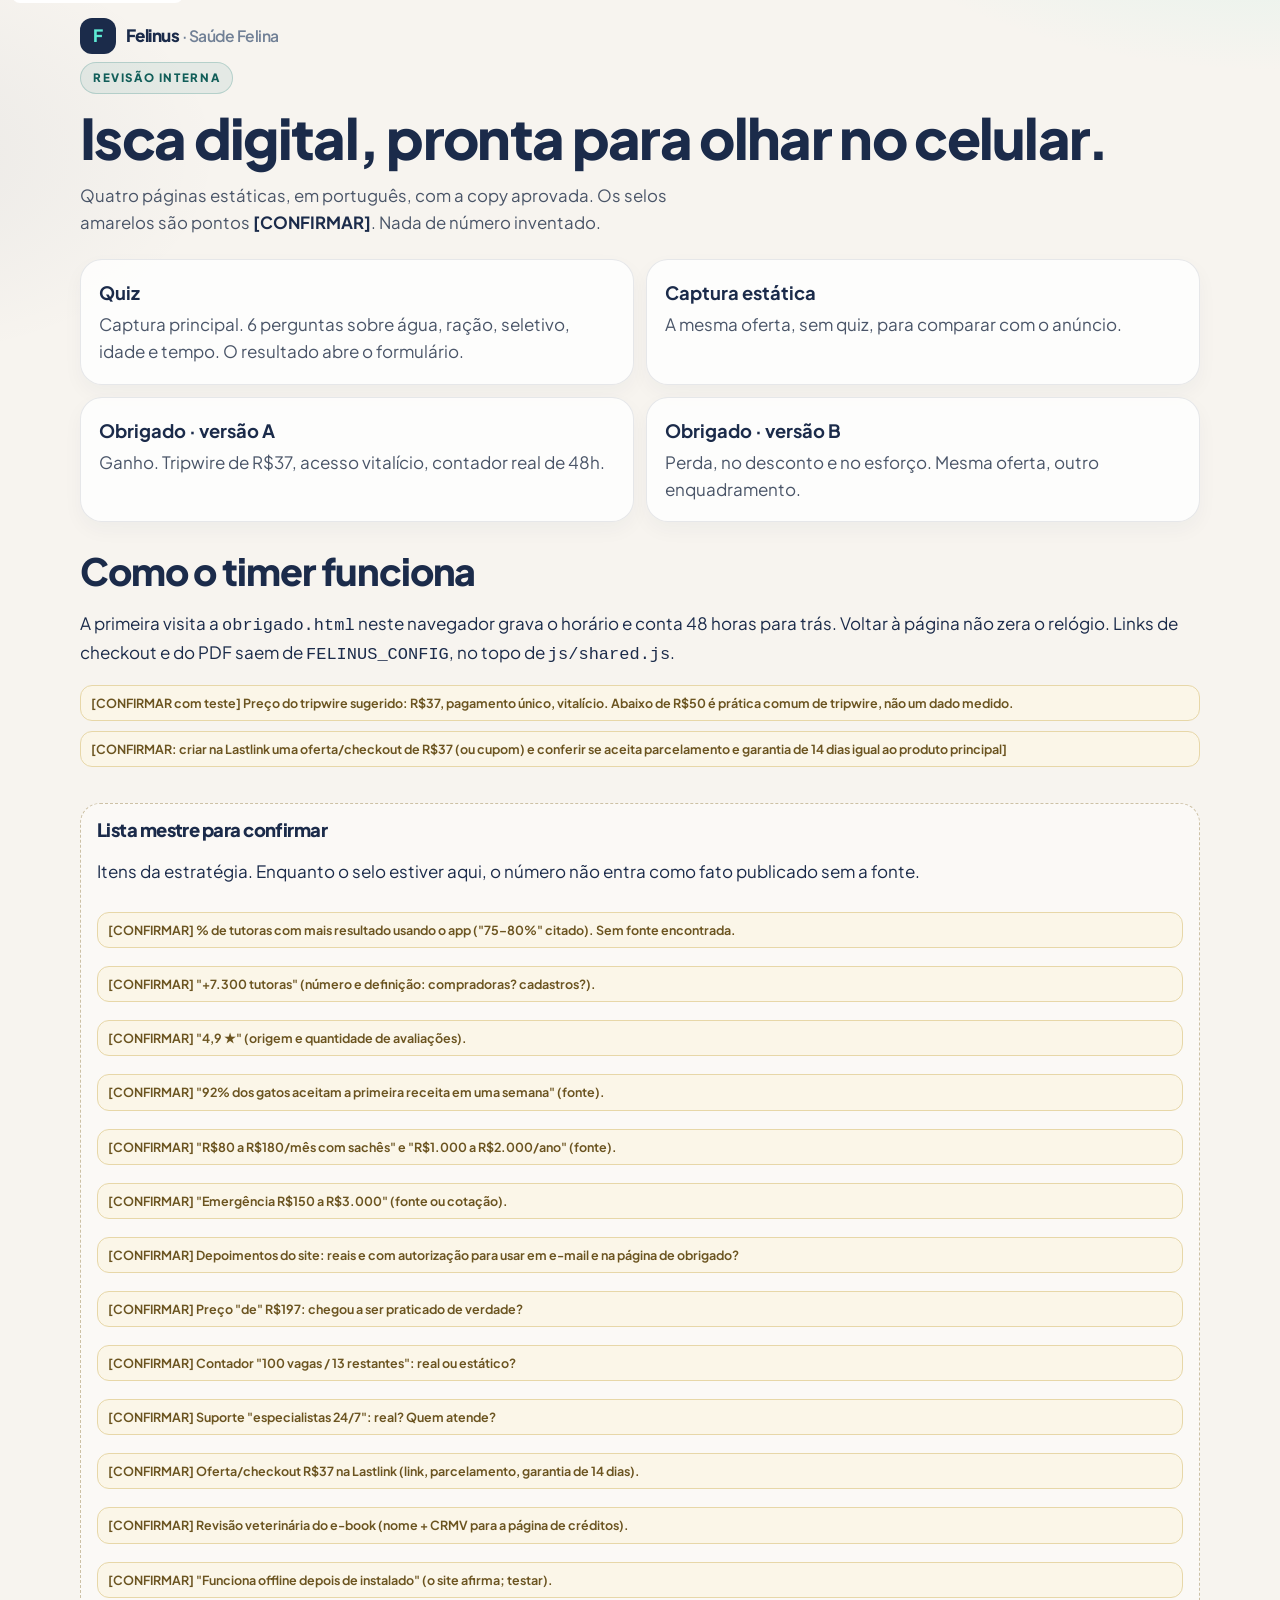
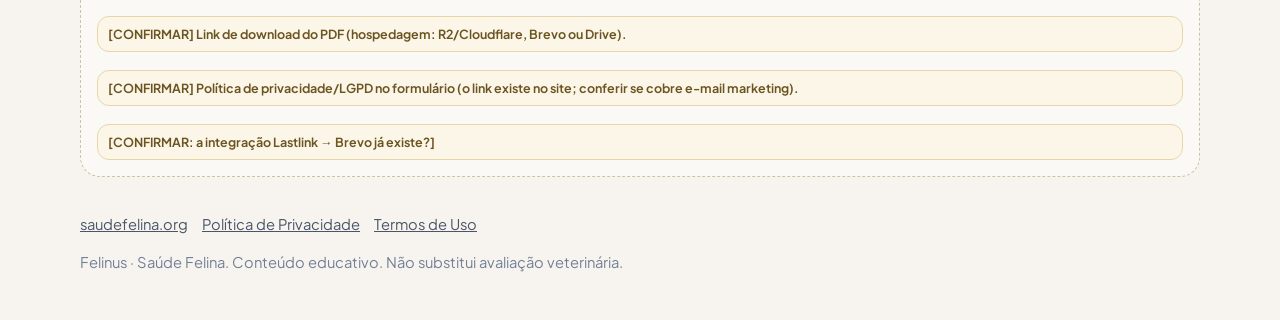
<file: index.html>
<!DOCTYPE html>
<html lang="pt-BR">
<head>
  <meta charset="utf-8">
  <meta name="viewport" content="width=device-width, initial-scale=1">
  <meta name="theme-color" content="#1B2B4A">
  <title>Felinus · revisão da isca</title>
  <meta name="description" content="Hub interno da isca A Tigela que Hidrata: quiz, captura estática e página de obrigado com tripwire.">
  <link rel="icon" href="favicon.svg" type="image/svg+xml">
  <link rel="preload" href="fonts/plus-jakarta-sans.woff2" as="font" type="font/woff2" crossorigin>
  <link rel="stylesheet" href="css/styles.css">
  <script>document.documentElement.classList.add("js");</script>
  <!--
    Meta Pixel — placeholder. Descomente e troque PIXEL_ID antes de publicar.
    O id também está em js/shared.js (FELINUS_CONFIG.PIXEL_ID).
    Eventos já ligados no JavaScript, quando fbq existir:
    - Lead: no envio do formulário (submitLead)
    - ViewContent + InitiateCheckout: no clique do tripwire
  <script>
    !function(f,b,e,v,n,t,s){if(f.fbq)return;n=f.fbq=function(){n.callMethod?
    n.callMethod.apply(n,arguments):n.queue.push(arguments)};if(!f._fbq)f._fbq=n;
    n.push=n;n.loaded=!0;n.version='2.0';n.queue=[];t=b.createElement(e);t.async=!0;
    t.src=v;s=b.getElementsByTagName(e)[0];s.parentNode.insertBefore(t,s)}(window,
    document,'script','https://connect.facebook.net/en_US/fbevents.js');
    fbq('init', 'PIXEL_ID');
    fbq('track', 'PageView');
  </script>
  <noscript><img height="1" width="1" style="display:none" alt=""
    src="https://www.facebook.com/tr?id=PIXEL_ID&ev=PageView&noscript=1"></noscript>
  -->
</head>
<body>
  <a class="skip" href="#conteudo">Ir para o conteúdo</a>
  <header class="wrap topbar">
    <a class="brand" href="index.html">
      <span class="brand-mark" aria-hidden="true">F</span>
      <span>Felinus <span class="brand-quiet">· Saúde Felina</span></span>
    </a>
  </header>
  <main id="conteudo" class="wrap">
    <p class="kicker">Revisão interna</p>
    <h1>Isca digital, pronta para olhar no celular.</h1>
    <p class="lede">Quatro páginas estáticas, em português, com a copy aprovada. Os selos amarelos são pontos <strong>[CONFIRMAR]</strong>. Nada de número inventado.</p>
    <div class="hub-grid">
      <a class="hub-card" href="quiz.html">
        <strong>Quiz</strong>
        <span>Captura principal. 6 perguntas sobre água, ração, seletivo, idade e tempo. O resultado abre o formulário.</span>
      </a>
      <a class="hub-card" href="captura.html">
        <strong>Captura estática</strong>
        <span>A mesma oferta, sem quiz, para comparar com o anúncio.</span>
      </a>
      <a class="hub-card" href="obrigado.html">
        <strong>Obrigado · versão A</strong>
        <span>Ganho. Tripwire de R$37, acesso vitalício, contador real de 48h.</span>
      </a>
      <a class="hub-card" href="obrigado.html?v=b">
        <strong>Obrigado · versão B</strong>
        <span>Perda, no desconto e no esforço. Mesma oferta, outro enquadramento.</span>
      </a>
    </div>

    <section class="section">
      <h2>Como o timer funciona</h2>
      <p>A primeira visita a <code>obrigado.html</code> neste navegador grava o horário e conta 48 horas para trás. Voltar à página não zera o relógio. Links de checkout e do PDF saem de <code>FELINUS_CONFIG</code>, no topo de <code>js/shared.js</code>.</p>
      <p class="marker">[CONFIRMAR com teste] Preço do tripwire sugerido: R$37, pagamento único, vitalício. Abaixo de R$50 é prática comum de tripwire, não um dado medido.</p>
      <p class="marker">[CONFIRMAR: criar na Lastlink uma oferta/checkout de R$37 (ou cupom) e conferir se aceita parcelamento e garantia de 14 dias igual ao produto principal]</p>
    </section>

    <section class="section review-note">
      <h2>Lista mestre para confirmar</h2>
      <p>Itens da estratégia. Enquanto o selo estiver aqui, o número não entra como fato publicado sem a fonte.</p>
      <ul class="checklist">
        <li class="marker">[CONFIRMAR] % de tutoras com mais resultado usando o app ("75–80%" citado). Sem fonte encontrada.</li>
        <li class="marker">[CONFIRMAR] "+7.300 tutoras" (número e definição: compradoras? cadastros?).</li>
        <li class="marker">[CONFIRMAR] "4,9 ★" (origem e quantidade de avaliações).</li>
        <li class="marker">[CONFIRMAR] "92% dos gatos aceitam a primeira receita em uma semana" (fonte).</li>
        <li class="marker">[CONFIRMAR] "R$80 a R$180/mês com sachês" e "R$1.000 a R$2.000/ano" (fonte).</li>
        <li class="marker">[CONFIRMAR] "Emergência R$150 a R$3.000" (fonte ou cotação).</li>
        <li class="marker">[CONFIRMAR] Depoimentos do site: reais e com autorização para usar em e-mail e na página de obrigado?</li>
        <li class="marker">[CONFIRMAR] Preço "de" R$197: chegou a ser praticado de verdade?</li>
        <li class="marker">[CONFIRMAR] Contador "100 vagas / 13 restantes": real ou estático?</li>
        <li class="marker">[CONFIRMAR] Suporte "especialistas 24/7": real? Quem atende?</li>
        <li class="marker">[CONFIRMAR] Oferta/checkout R$37 na Lastlink (link, parcelamento, garantia de 14 dias).</li>
        <li class="marker">[CONFIRMAR] Revisão veterinária do e-book (nome + CRMV para a página de créditos).</li>
        <li class="marker">[CONFIRMAR] "Funciona offline depois de instalado" (o site afirma; testar).</li>
        <li class="marker">[CONFIRMAR] Link de download do PDF (hospedagem: R2/Cloudflare, Brevo ou Drive).</li>
        <li class="marker">[CONFIRMAR] Política de privacidade/LGPD no formulário (o link existe no site; conferir se cobre e-mail marketing).</li>
        <li class="marker">[CONFIRMAR: a integração Lastlink → Brevo já existe?]</li>
      </ul>
    </section>
  </main>
  <footer class="wrap footer">
    <nav aria-label="Institucional">
      <a href="https://saudefelina.org/">saudefelina.org</a>
      <a href="https://saudefelina.org/privacidade">Política de Privacidade</a>
      <a href="https://saudefelina.org/termos">Termos de Uso</a>
    </nav>
    <p>Felinus · Saúde Felina. Conteúdo educativo. Não substitui avaliação veterinária.</p>
  </footer>
  <script src="js/shared.js" defer></script>
</body>
</html>
</file>
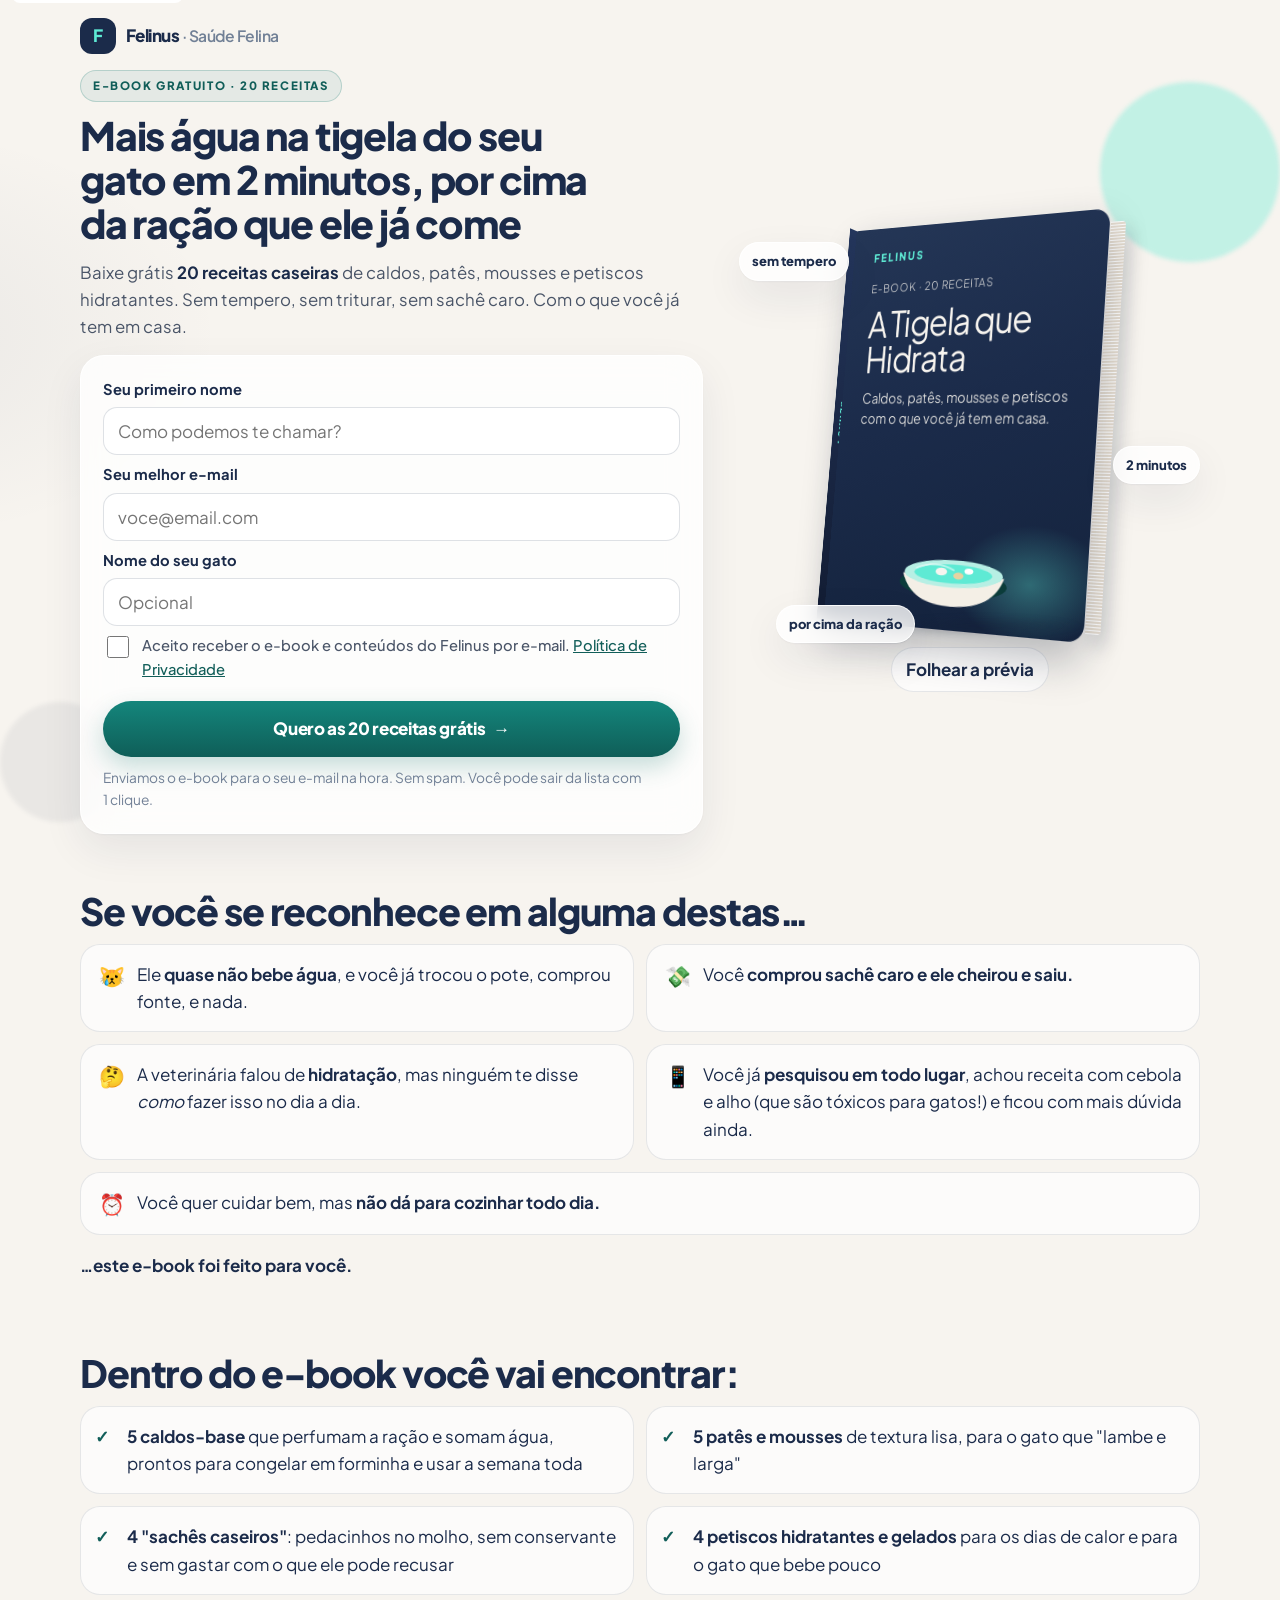
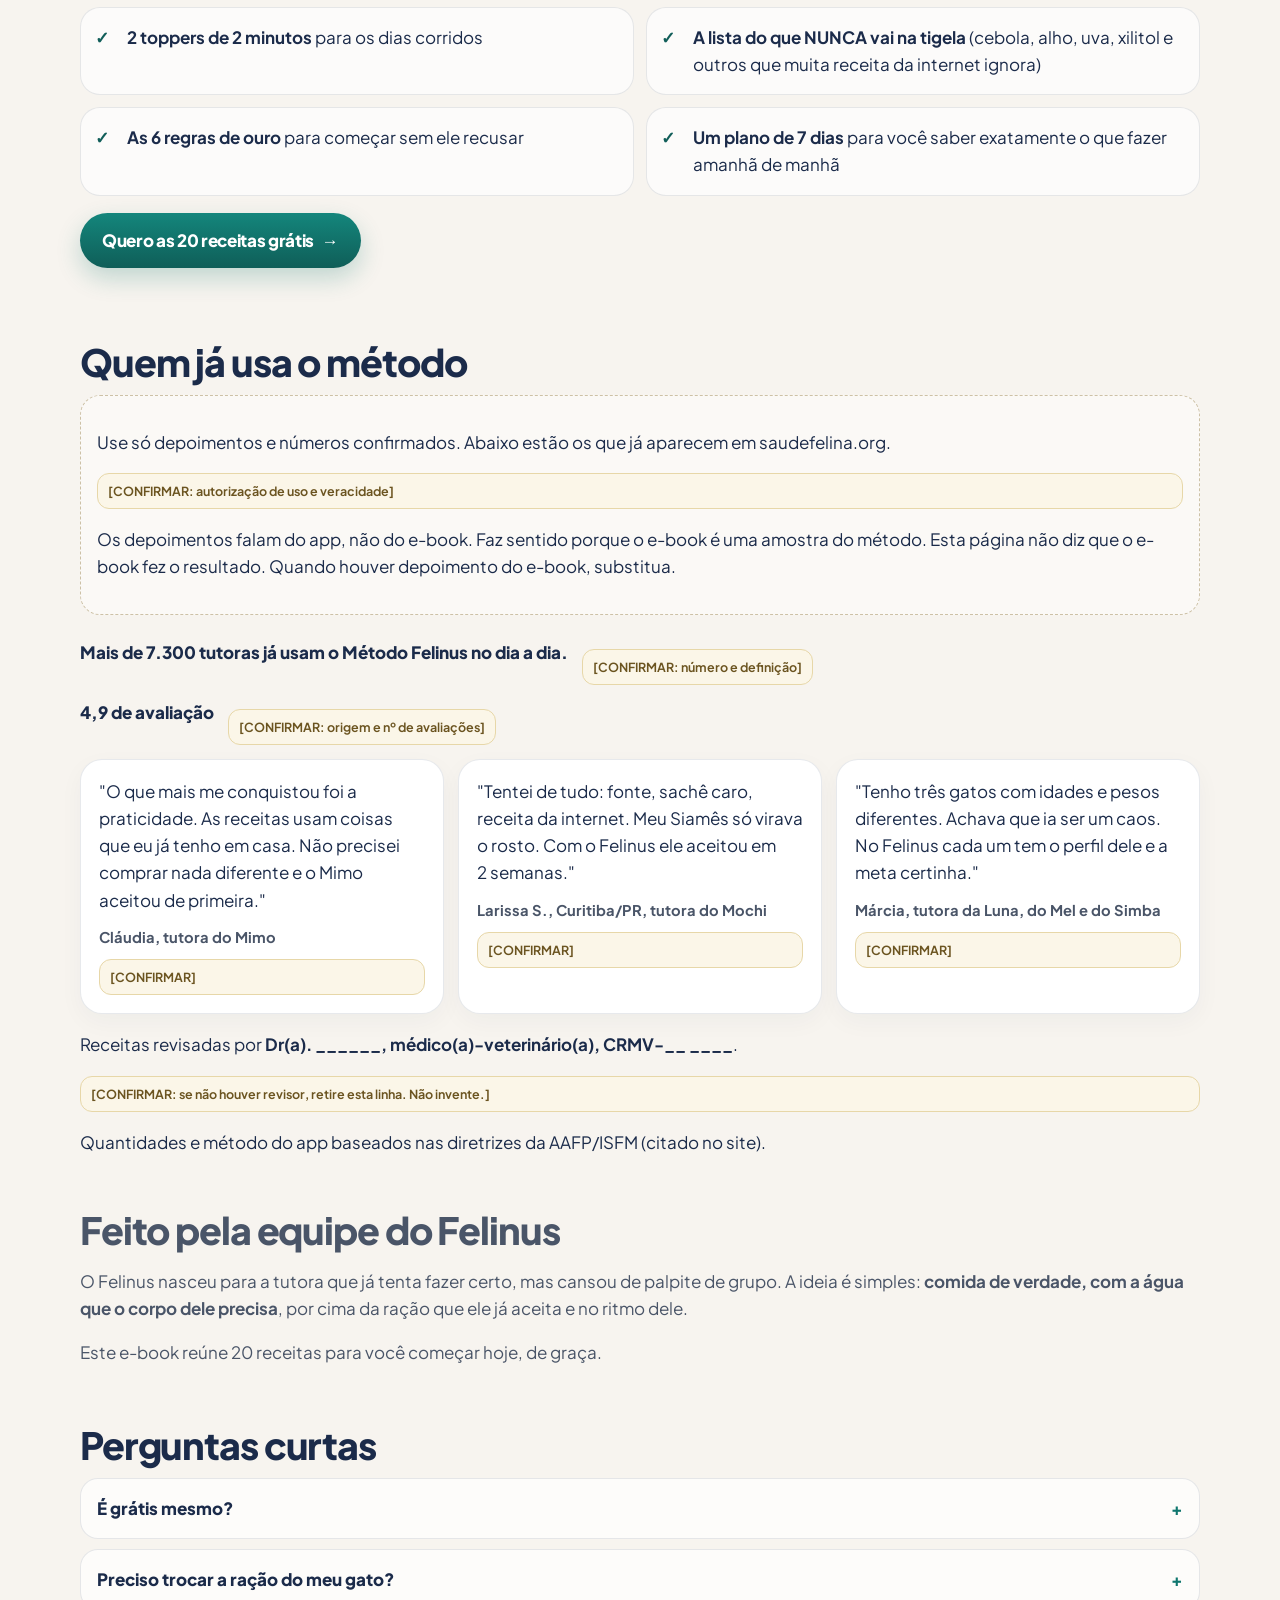
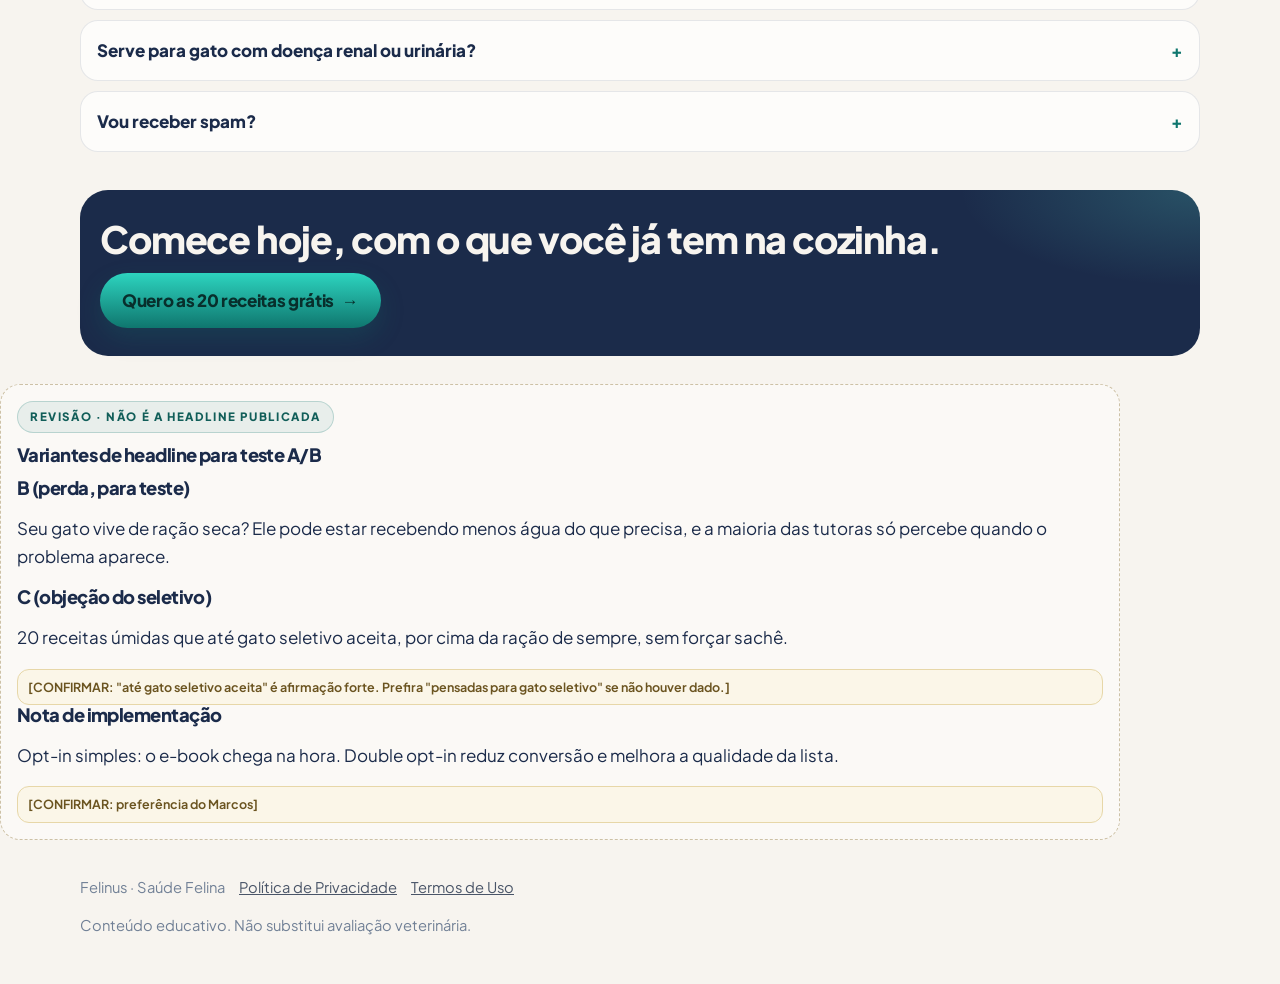
<file: captura.html>
<!DOCTYPE html>
<html lang="pt-BR">
<head>
  <meta charset="utf-8">
  <meta name="viewport" content="width=device-width, initial-scale=1">
  <meta name="theme-color" content="#1B2B4A">
  <title>A Tigela que Hidrata · e-book grátis | Felinus</title>
  <meta name="description" content="Baixe grátis 20 receitas caseiras de caldos, patês, mousses e petiscos hidratantes. Sem tempero, sem triturar, sem sachê caro.">
  <link rel="icon" href="favicon.svg" type="image/svg+xml">
  <link rel="preload" href="fonts/plus-jakarta-sans.woff2" as="font" type="font/woff2" crossorigin>
  <link rel="stylesheet" href="css/styles.css">
  <script>document.documentElement.classList.add("js");</script>
  <!--
    Meta Pixel — placeholder. Descomente e troque PIXEL_ID antes de publicar.
    O id também está em js/shared.js (FELINUS_CONFIG.PIXEL_ID).
    Eventos já ligados no JavaScript, quando fbq existir:
    - Lead: no envio do formulário (submitLead)
    - ViewContent + InitiateCheckout: no clique do tripwire
  <script>
    !function(f,b,e,v,n,t,s){if(f.fbq)return;n=f.fbq=function(){n.callMethod?
    n.callMethod.apply(n,arguments):n.queue.push(arguments)};if(!f._fbq)f._fbq=n;
    n.push=n;n.loaded=!0;n.version='2.0';n.queue=[];t=b.createElement(e);t.async=!0;
    t.src=v;s=b.getElementsByTagName(e)[0];s.parentNode.insertBefore(t,s)}(window,
    document,'script','https://connect.facebook.net/en_US/fbevents.js');
    fbq('init', 'PIXEL_ID');
    fbq('track', 'PageView');
  </script>
  <noscript><img height="1" width="1" style="display:none" alt=""
    src="https://www.facebook.com/tr?id=PIXEL_ID&ev=PageView&noscript=1"></noscript>
  -->
</head>
<body>
  <a class="skip" href="#conteudo">Ir para o conteúdo</a>
  <header class="wrap topbar">
    <p class="brand">
      <span class="brand-mark" aria-hidden="true">F</span>
      <span>Felinus <span class="brand-quiet">· Saúde Felina</span></span>
    </p>
  </header>
  <main id="conteudo">
    <section class="hero">
      <div class="blob blob-a" data-parallax="-0.06"></div>
      <div class="blob blob-b" data-parallax="0.04"></div>
      <div class="wrap hero-grid">
        <div class="hero-copy">
          <p class="kicker">E-book gratuito · 20 receitas</p>
          <h1>Mais água na tigela do seu gato em 2 minutos, por cima da ração que ele já come</h1>
          <p class="lede">Baixe grátis <strong>20 receitas caseiras</strong> de caldos, patês, mousses e petiscos hidratantes. Sem tempero, sem triturar, sem sachê caro. Com o que você já tem em casa.</p>
          <form id="captura-form" class="form-card" novalidate>
            <div id="formulario" tabindex="-1">
              <input type="hidden" name="pagina" value="captura">
              <label class="field">
                <span>Seu primeiro nome</span>
                <input name="nome" type="text" autocomplete="given-name" maxlength="80" placeholder="Como podemos te chamar?" required>
              </label>
              <p class="field-error" id="cap-err-nome" data-error-for="nome" hidden></p>
              <label class="field">
                <span>Seu melhor e-mail</span>
                <input name="email" type="email" autocomplete="email" inputmode="email" maxlength="120" placeholder="voce@email.com" required>
              </label>
              <p class="field-error" id="cap-err-email" data-error-for="email" hidden></p>
              <label class="field">
                <span>Nome do seu gato</span>
                <input name="nomeGato" type="text" maxlength="40" placeholder="Opcional" autocomplete="off">
              </label>
              <label class="consent">
                <input name="consent" type="checkbox" value="sim">
                <span>Aceito receber o e-book e conteúdos do Felinus por e-mail. <a href="https://saudefelina.org/privacidade" target="_blank" rel="noopener noreferrer">Política de Privacidade</a></span>
              </label>
              <p class="field-error" id="cap-err-consent" data-error-for="consent" hidden></p>
              <button class="btn btn-primary" type="submit">Quero as 20 receitas grátis <span aria-hidden="true">→</span></button>
              <p class="micro">Enviamos o e-book para o seu e-mail na hora. Sem spam. Você pode sair da lista com 1 clique.</p>
            </div>
          </form>
        </div>
        <div class="hero-visual">
          <p class="float-chip chip-a">sem tempero</p>
          <p class="float-chip chip-b">2 minutos</p>
          <p class="float-chip chip-c">por cima da ração</p>
          <div data-book-preview>
            <div class="book-wrap">
            <div class="book-scene">
              <div class="book" aria-hidden="true">
                <div class="book-spine"><span>Felinus</span></div>
                <div class="book-pages"></div>
                <div class="book-board">
                  <div class="book-face cover-face is-on" data-label="Capa">
                    <p class="cover-brand">Felinus</p>
                    <p class="cover-kicker">E-book · 20 receitas</p>
                    <p class="cover-title">A Tigela que Hidrata</p>
                    <p class="cover-sub">Caldos, patês, mousses e petiscos com o que você já tem em casa.</p>
                    <svg class="bowl-svg" viewBox="0 0 200 110" aria-hidden="true">
                      <ellipse cx="100" cy="78" rx="74" ry="18" fill="#0b3c3a"/>
                      <path d="M30 68c10 26 34 36 70 36s60-10 70-36" fill="#f4efe6"/>
                      <ellipse cx="100" cy="66" rx="68" ry="16" fill="#b7efe4"/>
                      <ellipse cx="100" cy="66" rx="54" ry="11" fill="#5eead4"/>
                      <ellipse cx="84" cy="64" rx="8" ry="4.5" fill="#f7f4ef"/>
                      <ellipse cx="108" cy="68" rx="7" ry="4" fill="#e7d3a1"/>
                      <ellipse cx="122" cy="62" rx="6" ry="3.5" fill="#fff"/>
                      <path d="M48 62c18-8 36-8 54 0" stroke="#fff" stroke-opacity=".55" stroke-width="2" fill="none"/>
                    </svg>
                  </div>
                  <div class="book-face paper" data-label="Regras de ouro">
                    <p class="face-kicker">Antes da primeira receita</p>
                    <p class="face-title">As 6 regras de ouro</p>
                    <p>Zero tempero. Zero sal. Tudo cozido. Comece com 1 colher de chá.</p>
                  </div>
                  <div class="book-face paper" data-label="Receita 1">
                    <p class="face-kicker">Receita 1 · fácil</p>
                    <p class="face-title">Caldo Dourado de Coxa de Frango</p>
                    <p>A água do cozimento fica. Morna, por cima da ração.</p>
                  </div>
                  <div class="book-face paper" data-label="Dia 1">
                    <p class="face-kicker">Plano de 7 dias</p>
                    <p class="face-title">Uma colher. Uma refeição.</p>
                    <p>No dia 1, ofereça 1 colher de chá e observe.</p>
                  </div>
                </div>
              </div>
            </div>
            </div>
            <button type="button" class="book-next" aria-label="Folhear a prévia do e-book. Agora: Capa">Folhear a prévia</button>
          </div>
        </div>
      </div>
    </section>

    <section class="section wrap reveal">
      <h2>Se você se reconhece em alguma destas…</h2>
      <ul class="pain-list">
        <li class="pain-item"><span class="pain-ico" aria-hidden="true">😿</span><span>Ele <strong>quase não bebe água</strong>, e você já trocou o pote, comprou fonte, e nada.</span></li>
        <li class="pain-item"><span class="pain-ico" aria-hidden="true">💸</span><span>Você <strong>comprou sachê caro e ele cheirou e saiu.</strong></span></li>
        <li class="pain-item"><span class="pain-ico" aria-hidden="true">🤔</span><span>A veterinária falou de <strong>hidratação</strong>, mas ninguém te disse <em>como</em> fazer isso no dia a dia.</span></li>
        <li class="pain-item"><span class="pain-ico" aria-hidden="true">📱</span><span>Você já <strong>pesquisou em todo lugar</strong>, achou receita com cebola e alho (que são tóxicos para gatos!) e ficou com mais dúvida ainda.</span></li>
        <li class="pain-item"><span class="pain-ico" aria-hidden="true">⏰</span><span>Você quer cuidar bem, mas <strong>não dá para cozinhar todo dia.</strong></span></li>
      </ul>
      <p><strong>…este e-book foi feito para você.</strong></p>
    </section>

    <section class="section wrap reveal">
      <h2>Dentro do e-book você vai encontrar:</h2>
      <ul class="check-list">
        <li class="check-item"><strong>5 caldos-base</strong> que perfumam a ração e somam água, prontos para congelar em forminha e usar a semana toda</li>
        <li class="check-item"><strong>5 patês e mousses</strong> de textura lisa, para o gato que "lambe e larga"</li>
        <li class="check-item"><strong>4 "sachês caseiros"</strong>: pedacinhos no molho, sem conservante e sem gastar com o que ele pode recusar</li>
        <li class="check-item"><strong>4 petiscos hidratantes e gelados</strong> para os dias de calor e para o gato que bebe pouco</li>
        <li class="check-item"><strong>2 toppers de 2 minutos</strong> para os dias corridos</li>
        <li class="check-item"><strong>A lista do que NUNCA vai na tigela</strong> (cebola, alho, uva, xilitol e outros que muita receita da internet ignora)</li>
        <li class="check-item"><strong>As 6 regras de ouro</strong> para começar sem ele recusar</li>
        <li class="check-item"><strong>Um plano de 7 dias</strong> para você saber exatamente o que fazer amanhã de manhã</li>
      </ul>
      <p><a class="btn btn-primary btn-inline" href="#formulario">Quero as 20 receitas grátis <span aria-hidden="true">→</span></a></p>
    </section>

    <section class="section wrap reveal">
      <h2>Quem já usa o método</h2>
      <aside class="review-note">
        <p>Use só depoimentos e números confirmados. Abaixo estão os que já aparecem em saudefelina.org.</p>
        <p class="marker">[CONFIRMAR: autorização de uso e veracidade]</p>
        <p>Os depoimentos falam do app, não do e-book. Faz sentido porque o e-book é uma amostra do método. Esta página não diz que o e-book fez o resultado. Quando houver depoimento do e-book, substitua.</p>
      </aside>
      <p class="proof-line">Mais de 7.300 tutoras já usam o Método Felinus no dia a dia. <span class="marker">[CONFIRMAR: número e definição]</span></p>
      <p class="proof-line">4,9 de avaliação <span class="marker">[CONFIRMAR: origem e nº de avaliações]</span></p>
      <div class="quotes">
        <blockquote class="quote">
          <p>"O que mais me conquistou foi a praticidade. As receitas usam coisas que eu já tenho em casa. Não precisei comprar nada diferente e o Mimo aceitou de primeira."</p>
          <footer>Cláudia, tutora do Mimo <span class="marker">[CONFIRMAR]</span></footer>
        </blockquote>
        <blockquote class="quote">
          <p>"Tentei de tudo: fonte, sachê caro, receita da internet. Meu Siamês só virava o rosto. Com o Felinus ele aceitou em 2 semanas."</p>
          <footer>Larissa S., Curitiba/PR, tutora do Mochi <span class="marker">[CONFIRMAR]</span></footer>
        </blockquote>
        <blockquote class="quote">
          <p>"Tenho três gatos com idades e pesos diferentes. Achava que ia ser um caos. No Felinus cada um tem o perfil dele e a meta certinha."</p>
          <footer>Márcia, tutora da Luna, do Mel e do Simba <span class="marker">[CONFIRMAR]</span></footer>
        </blockquote>
      </div>
      <p>Receitas revisadas por <strong>Dr(a). ______, médico(a)-veterinário(a), CRMV-__ ____</strong>.</p>
      <p class="marker">[CONFIRMAR: se não houver revisor, retire esta linha. Não invente.]</p>
      <p>Quantidades e método do app baseados nas diretrizes da AAFP/ISFM (citado no site).</p>
    </section>

    <section class="section wrap about reveal">
      <h2>Feito pela equipe do Felinus</h2>
      <p>O Felinus nasceu para a tutora que já tenta fazer certo, mas cansou de palpite de grupo. A ideia é simples: <strong>comida de verdade, com a água que o corpo dele precisa</strong>, por cima da ração que ele já aceita e no ritmo dele.</p>
      <p>Este e-book reúne 20 receitas para você começar hoje, de graça.</p>
    </section>

    <section class="section wrap reveal">
      <h2>Perguntas curtas</h2>
      <div class="faq-list">
        <div class="faq-item">
          <button class="faq-q" type="button" aria-expanded="false" aria-controls="faq-1">É grátis mesmo? <span aria-hidden="true">+</span></button>
          <p class="faq-a" id="faq-1" hidden>Sim. Você coloca seu e-mail e recebe o PDF na hora.</p>
        </div>
        <div class="faq-item">
          <button class="faq-q" type="button" aria-expanded="false" aria-controls="faq-2">Preciso trocar a ração do meu gato? <span aria-hidden="true">+</span></button>
          <p class="faq-a" id="faq-2" hidden>Não. As receitas vão <strong>por cima</strong> da ração que ele já come.</p>
        </div>
        <div class="faq-item">
          <button class="faq-q" type="button" aria-expanded="false" aria-controls="faq-3">Serve para gato com doença renal ou urinária? <span aria-hidden="true">+</span></button>
          <p class="faq-a" id="faq-3" hidden>As receitas são complementos seguros e sem tempero, mas <strong>gato com diagnóstico precisa de orientação do veterinário</strong> antes de qualquer mudança na alimentação. O e-book não substitui consulta.</p>
        </div>
        <div class="faq-item">
          <button class="faq-q" type="button" aria-expanded="false" aria-controls="faq-4">Vou receber spam? <span aria-hidden="true">+</span></button>
          <p class="faq-a" id="faq-4" hidden>Não. Você recebe o e-book e alguns e-mails com dicas de hidratação. Sai da lista com 1 clique quando quiser.</p>
        </div>
      </div>
    </section>

    <section class="wrap">
      <div class="band">
        <h2>Comece hoje, com o que você já tem na cozinha.</h2>
        <a class="btn btn-primary btn-inline" href="#formulario">Quero as 20 receitas grátis <span aria-hidden="true">→</span></a>
      </div>
    </section>

    <aside class="wrap variants" aria-label="Variantes de headline para teste">
      <p class="kicker">Revisão · não é a headline publicada</p>
      <h2>Variantes de headline para teste A/B</h2>
      <h3>B (perda, para teste)</h3>
      <p>Seu gato vive de ração seca? Ele pode estar recebendo menos água do que precisa, e a maioria das tutoras só percebe quando o problema aparece.</p>
      <h3>C (objeção do seletivo)</h3>
      <p>20 receitas úmidas que até gato seletivo aceita, por cima da ração de sempre, sem forçar sachê.</p>
      <p class="marker">[CONFIRMAR: "até gato seletivo aceita" é afirmação forte. Prefira "pensadas para gato seletivo" se não houver dado.]</p>
      <h3>Nota de implementação</h3>
      <p>Opt-in simples: o e-book chega na hora. Double opt-in reduz conversão e melhora a qualidade da lista.</p>
      <p class="marker">[CONFIRMAR: preferência do Marcos]</p>
    </aside>
  </main>
  <footer class="wrap footer">
    <nav aria-label="Institucional">
      <span>Felinus · Saúde Felina</span>
      <a href="https://saudefelina.org/privacidade" target="_blank" rel="noopener noreferrer">Política de Privacidade</a>
      <a href="https://saudefelina.org/termos" target="_blank" rel="noopener noreferrer">Termos de Uso</a>
    </nav>
    <p>Conteúdo educativo. Não substitui avaliação veterinária.</p>
  </footer>
  <div class="sticky-cta" id="sticky-cta" hidden>
    <a class="btn btn-primary" href="#formulario">Quero as 20 receitas grátis <span aria-hidden="true">→</span></a>
  </div>
  <script src="js/shared.js" defer></script>
  <script src="js/captura.js" defer></script>
</body>
</html>
</file>
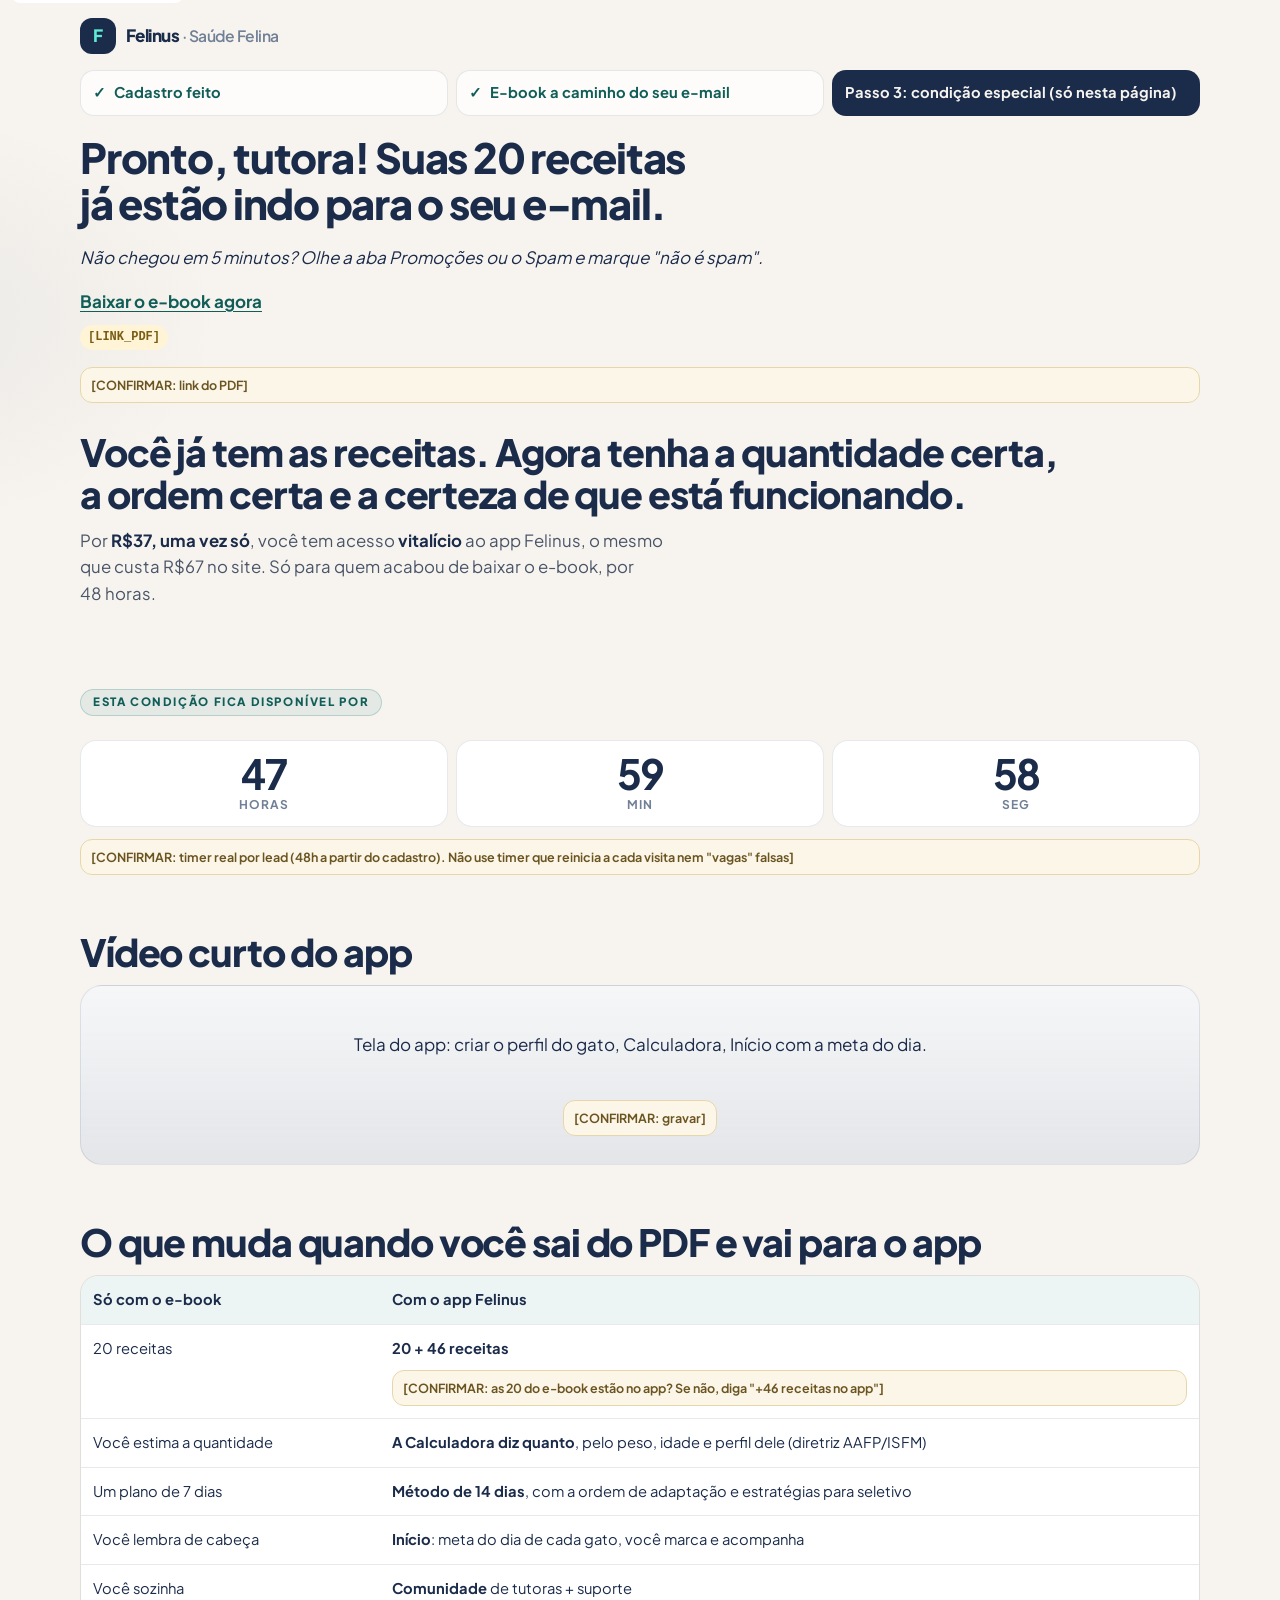
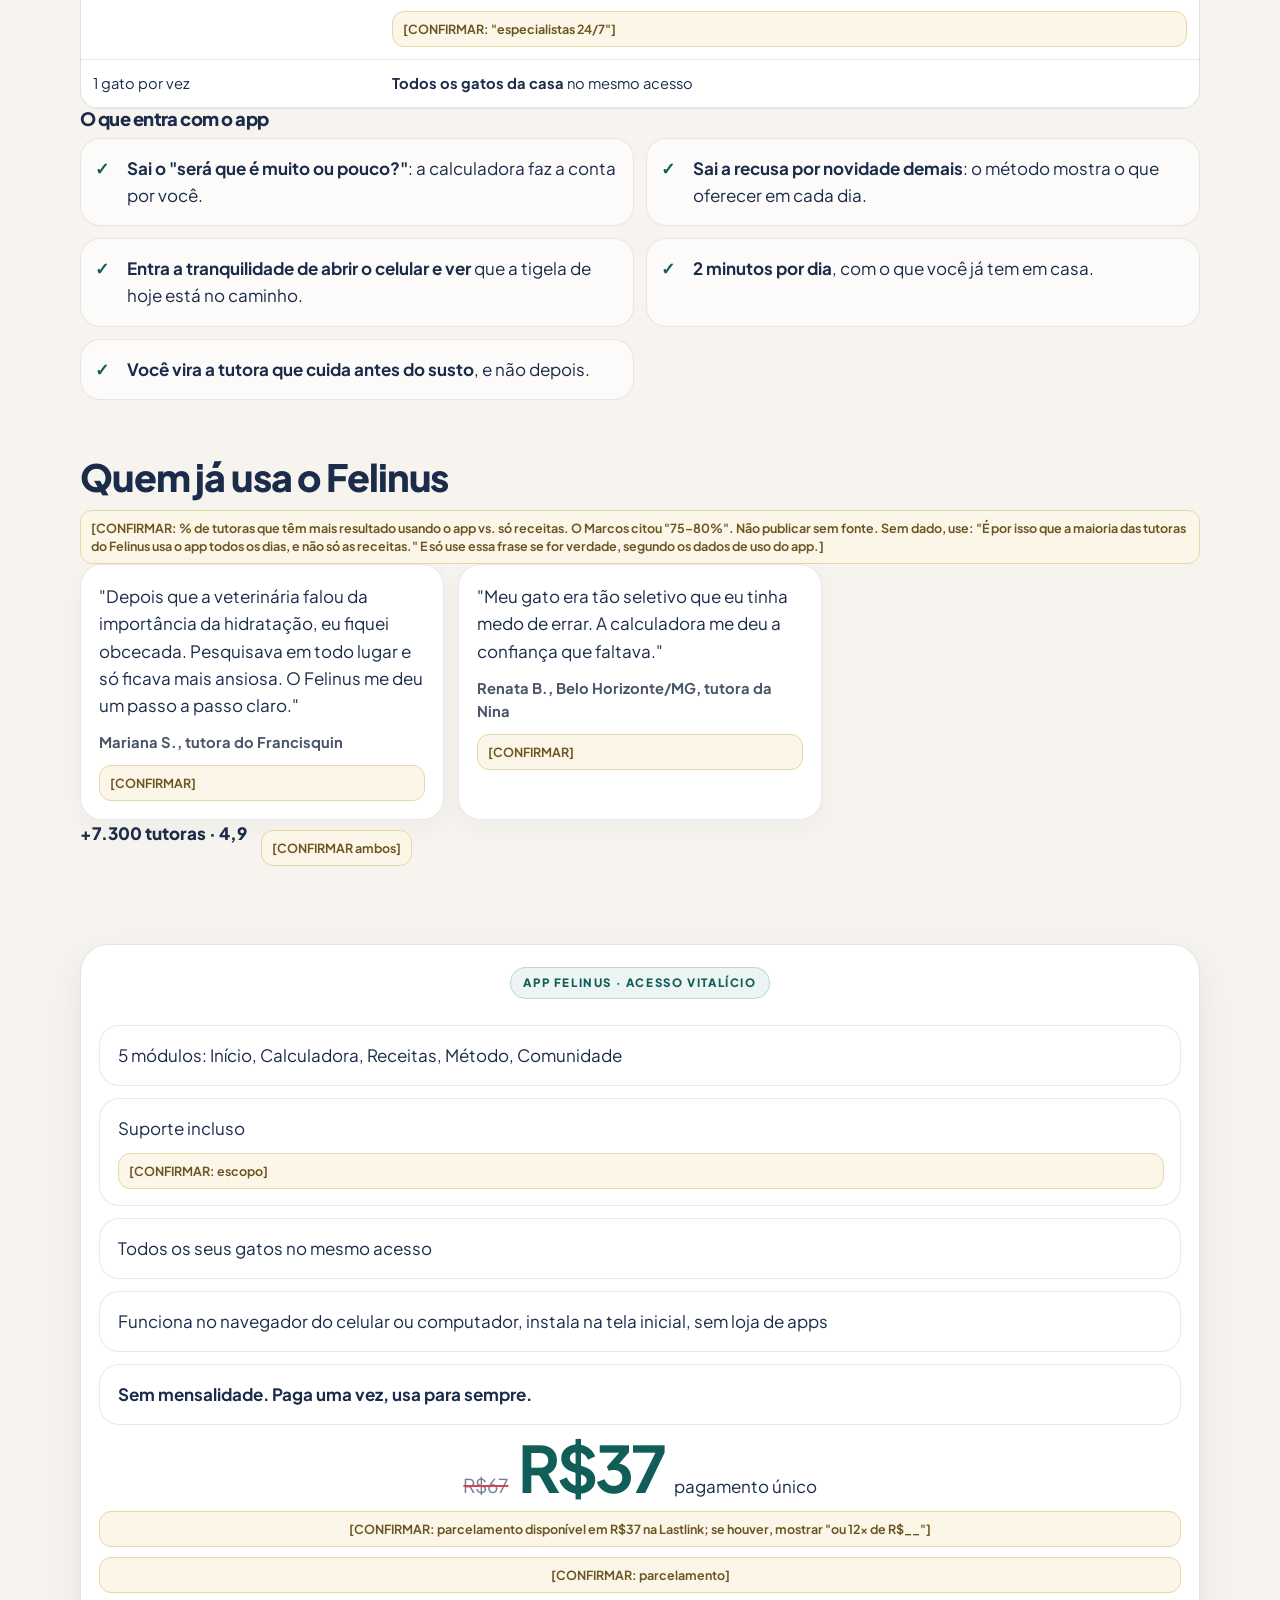
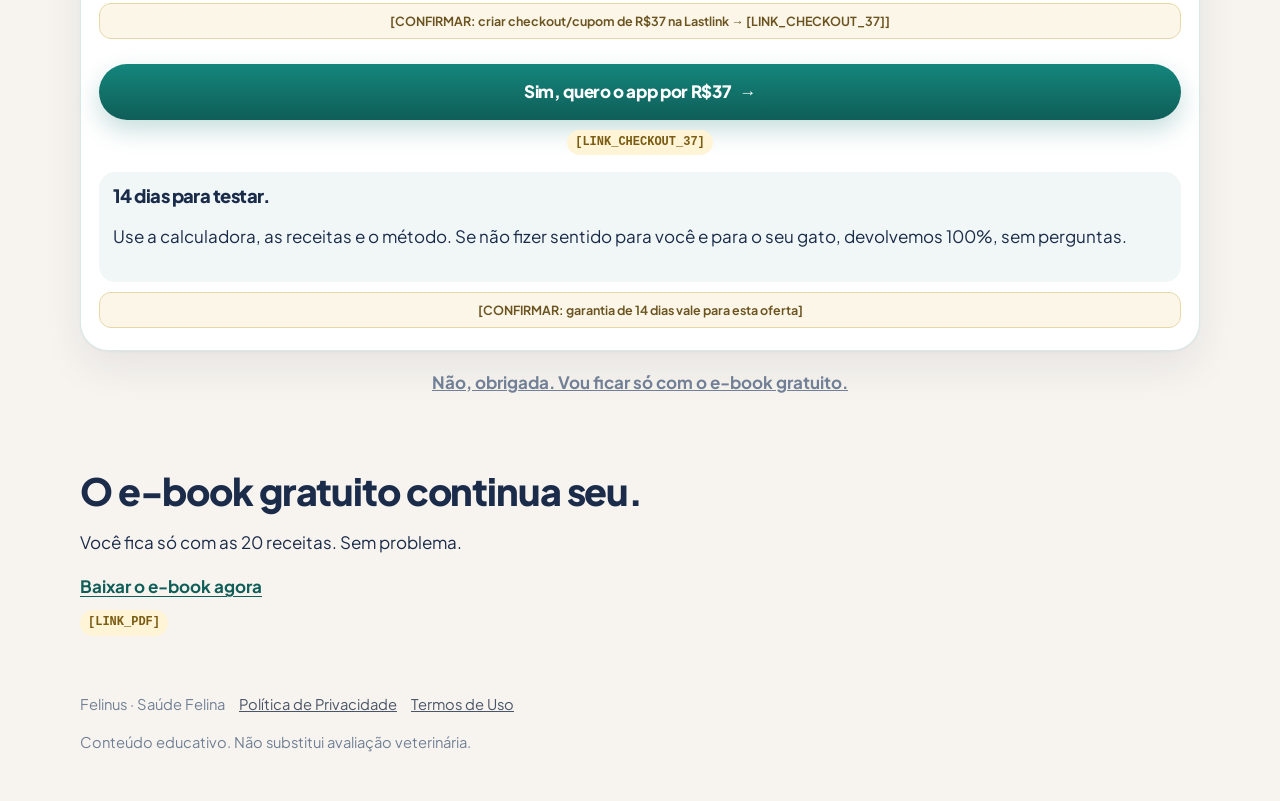
<file: obrigado.html>
<!DOCTYPE html>
<html lang="pt-BR">
<head>
  <meta charset="utf-8">
  <meta name="viewport" content="width=device-width, initial-scale=1">
  <meta name="theme-color" content="#1B2B4A">
  <title>Suas receitas estão a caminho | Felinus</title>
  <meta name="description" content="Suas 20 receitas já estão indo para o seu e-mail. Condição especial do app Felinus por R$37, acesso vitalício, por 48 horas.">
  <link rel="icon" href="favicon.svg" type="image/svg+xml">
  <link rel="preload" href="fonts/plus-jakarta-sans.woff2" as="font" type="font/woff2" crossorigin>
  <link rel="stylesheet" href="css/styles.css">
  <script>
    document.documentElement.classList.add("js");
    document.documentElement.classList.add(/[?&]v=b(?:&|$)/i.test(location.search) ? "v-b" : "v-a");
  </script>
  <!--
    Meta Pixel — placeholder. Descomente e troque PIXEL_ID antes de publicar.
    O id também está em js/shared.js (FELINUS_CONFIG.PIXEL_ID).
    Eventos já ligados no JavaScript, quando fbq existir:
    - Lead: no envio do formulário (submitLead)
    - ViewContent + InitiateCheckout: no clique do tripwire
  <script>
    !function(f,b,e,v,n,t,s){if(f.fbq)return;n=f.fbq=function(){n.callMethod?
    n.callMethod.apply(n,arguments):n.queue.push(arguments)};if(!f._fbq)f._fbq=n;
    n.push=n;n.loaded=!0;n.version='2.0';n.queue=[];t=b.createElement(e);t.async=!0;
    t.src=v;s=b.getElementsByTagName(e)[0];s.parentNode.insertBefore(t,s)}(window,
    document,'script','https://connect.facebook.net/en_US/fbevents.js');
    fbq('init', 'PIXEL_ID');
    fbq('track', 'PageView');
  </script>
  <noscript><img height="1" width="1" style="display:none" alt=""
    src="https://www.facebook.com/tr?id=PIXEL_ID&ev=PageView&noscript=1"></noscript>
  -->
</head>
<body>
  <a class="skip" href="#conteudo">Ir para o conteúdo</a>
  <header class="wrap topbar">
    <p class="brand">
      <span class="brand-mark" aria-hidden="true">F</span>
      <span>Felinus <span class="brand-quiet">· Saúde Felina</span></span>
    </p>
  </header>
  <main id="conteudo" class="wrap">
    <ol class="steps">
      <li class="is-done"><span aria-hidden="true">✓</span> Cadastro feito</li>
      <li class="is-done"><span aria-hidden="true">✓</span> E-book a caminho do seu e-mail</li>
      <li class="is-now" aria-current="step">Passo 3: condição especial (só nesta página)</li>
    </ol>

    <section class="confirm">
      <h1>Pronto, <span id="lead-name">tutora</span>! Suas 20 receitas já estão indo para o seu e-mail.</h1>
      <p id="lead-email" hidden></p>
      <p><em>Não chegou em 5 minutos? Olhe a aba Promoções ou o Spam e marque "não é spam".</em></p>
      <p class="link-row">
        <a class="link-quiet" data-config-href="LINK_PDF" data-utm-content="obrigado_pdf">Baixar o e-book agora</a>
        <code class="placeholder-chip" data-chip-for="LINK_PDF">[LINK_PDF]</code>
      </p>
      <p class="marker">[CONFIRMAR: link do PDF]</p>
    </section>

    <section data-version="a" class="section">
      <h2>Você já tem as receitas. Agora tenha a quantidade certa, a ordem certa e a certeza de que está funcionando.</h2>
      <p class="lede">Por <strong>R$37, uma vez só</strong>, você tem acesso <strong>vitalício</strong> ao app Felinus, o mesmo que custa R$67 no site. Só para quem acabou de baixar o e-book, por 48 horas.</p>
    </section>

    <section data-version="b" class="section">
      <h2>Não deixe as receitas virarem só mais um PDF esquecido no celular.</h2>
      <p class="marker">[CONFIRMAR: retirar "a maioria" se não houver dado → usar: "Receita salva no celular é fácil de esquecer"]</p>
      <p class="lede">Receita salva no celular é fácil de esquecer. Sem saber quanto oferecer e em que ordem, a tutora tenta duas vezes, o gato recusa e tudo volta para a ração seca. Por <strong>R$37</strong> (em vez de R$67), o app Felinus faz isso não acontecer com você. <strong>Só nas próximas 48 horas.</strong></p>
    </section>

    <section class="section" aria-labelledby="timer-title">
      <h2 id="timer-title" class="kicker" data-version="a">Esta condição fica disponível por</h2>
      <h2 id="timer-title-b" class="kicker" data-version="b">Você perde esta condição em</h2>
      <div id="offer-live">
        <div class="clock" id="clock" role="timer">
          <span><b id="hh">48</b><small>horas</small></span>
          <span><b id="mm">00</b><small>min</small></span>
          <span><b id="ss">00</b><small>seg</small></span>
        </div>
      </div>
      <p id="offer-expired" hidden><strong>Esta condição de 48 horas encerrou.</strong> O acesso vitalício volta para R$67, o preço do site.</p>
      <p class="marker">[CONFIRMAR: timer real por lead (48h a partir do cadastro). Não use timer que reinicia a cada visita nem "vagas" falsas]</p>
    </section>

    <section data-version="a" class="section">
      <h2>Vídeo curto do app</h2>
      <div class="video-frame">
        <p>Tela do app: criar o perfil do gato, Calculadora, Início com a meta do dia.</p>
        <p class="marker">[CONFIRMAR: gravar]</p>
      </div>
    </section>

    <section data-version="a" class="section">
      <h2>O que muda quando você sai do PDF e vai para o app</h2>
      <div class="table-scroll">
        <table class="compare">
          <thead>
            <tr><th>Só com o e-book</th><th>Com o app Felinus</th></tr>
          </thead>
          <tbody>
            <tr>
              <td>20 receitas</td>
              <td><strong>20 + 46 receitas</strong>
                <span class="marker">[CONFIRMAR: as 20 do e-book estão no app? Se não, diga "+46 receitas no app"]</span>
              </td>
            </tr>
            <tr>
              <td>Você estima a quantidade</td>
              <td><strong>A Calculadora diz quanto</strong>, pelo peso, idade e perfil dele (diretriz AAFP/ISFM)</td>
            </tr>
            <tr>
              <td>Um plano de 7 dias</td>
              <td><strong>Método de 14 dias</strong>, com a ordem de adaptação e estratégias para seletivo</td>
            </tr>
            <tr>
              <td>Você lembra de cabeça</td>
              <td><strong>Início</strong>: meta do dia de cada gato, você marca e acompanha</td>
            </tr>
            <tr>
              <td>Você sozinha</td>
              <td><strong>Comunidade</strong> de tutoras + suporte
                <span class="marker">[CONFIRMAR: "especialistas 24/7"]</span>
              </td>
            </tr>
            <tr>
              <td>1 gato por vez</td>
              <td><strong>Todos os gatos da casa</strong> no mesmo acesso</td>
            </tr>
          </tbody>
        </table>
      </div>
      <h3>O que entra com o app</h3>
      <ul class="check-list">
        <li class="check-item"><strong>Sai o "será que é muito ou pouco?"</strong>: a calculadora faz a conta por você.</li>
        <li class="check-item"><strong>Sai a recusa por novidade demais</strong>: o método mostra o que oferecer em cada dia.</li>
        <li class="check-item"><strong>Entra a tranquilidade de abrir o celular e ver</strong> que a tigela de hoje está no caminho.</li>
        <li class="check-item"><strong>2 minutos por dia</strong>, com o que você já tem em casa.</li>
        <li class="check-item"><strong>Você vira a tutora que cuida antes do susto</strong>, e não depois.</li>
      </ul>
    </section>

    <section data-version="b" class="section">
      <h2>O que você arrisca ficando só com o PDF</h2>
      <ul class="plain-list loss-list">
        <li class="plain-item"><strong>Errar a quantidade</strong>: pouco demais não faz diferença, muito de uma vez pode causar recusa ou estômago irritado.</li>
        <li class="plain-item"><strong>Queimar a adaptação</strong>: novidade demais de uma vez e ele passa a desconfiar até da ração de sempre.</li>
        <li class="plain-item"><strong>Continuar gastando com sachê que ele recusa.</strong>
          <span class="marker">[Se confirmado: "a maioria das tutoras gasta R$80 a R$180 por mês com sachê e comida úmida", CONFIRMAR: fonte]</span>
        </li>
        <li class="plain-item"><strong>Seguir com a dúvida "será que está tudo bem?"</strong> todos os dias, sem um jeito de saber se a tigela rendeu.</li>
      </ul>
      <h3>O que a hidratação baixa pode custar</h3>
      <p class="marker">[CONFIRMAR: o site cita "Se virar emergência: R$150 a R$3.000 (consulta + exames + internação)". Só use com fonte ou cotação real. Mesmo com fonte, mantenha o tom sóbrio: sem "seu gato vai ter insuficiência renal".]</p>
      <p><strong>Texto sugerido (com dado confirmado):</strong> Uma emergência urinária pode custar de R$150 a R$3.000 entre consulta, exames e internação. O app custa R$37, uma vez.</p>
      <p><strong>Texto sugerido (sem dado):</strong> Qualquer ida de emergência ao veterinário custa mais do que o app. E o susto custa ainda mais.</p>
      <div class="table-scroll">
        <table class="cost-table">
          <thead>
            <tr><th></th><th>Custo</th></tr>
          </thead>
          <tbody>
            <tr>
              <td>Sachês que ele recusa (mês)</td>
              <td>R$80–180 <span class="marker">[CONFIRMAR]</span></td>
            </tr>
            <tr>
              <td>Emergência urinária</td>
              <td>R$150–3.000 <span class="marker">[CONFIRMAR]</span></td>
            </tr>
            <tr>
              <td><strong>App Felinus, vitalício</strong></td>
              <td><strong>R$37, uma vez (só nas próximas 48h)</strong></td>
            </tr>
          </tbody>
        </table>
      </div>
    </section>

    <section class="section">
      <h2>Quem já usa o Felinus</h2>
      <p class="marker">[CONFIRMAR: % de tutoras que têm mais resultado usando o app vs. só receitas. O Marcos citou "75–80%". Não publicar sem fonte. Sem dado, use: "É por isso que a maioria das tutoras do Felinus usa o app todos os dias, e não só as receitas." E só use essa frase se for verdade, segundo os dados de uso do app.]</p>
      <div class="quotes">
        <blockquote class="quote">
          <p>"Depois que a veterinária falou da importância da hidratação, eu fiquei obcecada. Pesquisava em todo lugar e só ficava mais ansiosa. O Felinus me deu um passo a passo claro."</p>
          <footer>Mariana S., tutora do Francisquin <span class="marker">[CONFIRMAR]</span></footer>
        </blockquote>
        <blockquote class="quote">
          <p>"Meu gato era tão seletivo que eu tinha medo de errar. A calculadora me deu a confiança que faltava."</p>
          <footer>Renata B., Belo Horizonte/MG, tutora da Nina <span class="marker">[CONFIRMAR]</span></footer>
        </blockquote>
      </div>
      <p class="proof-line">+7.300 tutoras · 4,9 <span class="marker">[CONFIRMAR ambos]</span></p>
    </section>

    <section class="section">
      <article class="offer-card">
        <p class="kicker">App Felinus · Acesso vitalício</p>
        <ul class="plain-list">
          <li class="plain-item">5 módulos: Início, Calculadora, Receitas, Método, Comunidade</li>
          <li class="plain-item">Suporte incluso <span class="marker">[CONFIRMAR: escopo]</span></li>
          <li class="plain-item">Todos os seus gatos no mesmo acesso</li>
          <li class="plain-item">Funciona no navegador do celular ou computador, instala na tela inicial, sem loja de apps</li>
          <li class="plain-item"><strong>Sem mensalidade. Paga uma vez, usa para sempre.</strong></li>
        </ul>
        <p class="price">
          <s id="price-was">R$67</s>
          <strong id="price-now">R$37</strong>
          <span>pagamento único</span>
        </p>
        <p class="marker">[CONFIRMAR: parcelamento disponível em R$37 na Lastlink; se houver, mostrar "ou 12x de R$__"]</p>
        <p class="marker">[CONFIRMAR: parcelamento]</p>
        <p class="marker">[CONFIRMAR: criar checkout/cupom de R$37 na Lastlink → [LINK_CHECKOUT_37]]</p>
        <p data-version="b"><strong>Depois das 48h, o preço volta para R$67.</strong></p>
        <p id="after-note" hidden><strong>O preço nesta página voltou para R$67.</strong></p>
        <p class="link-row" style="align-items:center">
          <a class="btn btn-primary" data-tripwire data-config-href="LINK_CHECKOUT_37" data-value="37" data-utm-content="tripwire_37" data-version="a">
            <span class="btn-label">Sim, quero o app por R$37</span> <span aria-hidden="true">→</span>
          </a>
          <a class="btn btn-primary" data-tripwire data-config-href="LINK_CHECKOUT_37" data-value="37" data-utm-content="tripwire_37_b" data-version="b">
            <span class="btn-label">Garantir meu acesso por R$37 antes que expire</span> <span aria-hidden="true">→</span>
          </a>
          <code class="placeholder-chip" data-chip-for="LINK_CHECKOUT_37">[LINK_CHECKOUT_37]</code>
        </p>
        <div class="guarantee" data-version="a">
          <h3>14 dias para testar.</h3>
          <p>Use a calculadora, as receitas e o método. Se não fizer sentido para você e para o seu gato, devolvemos 100%, sem perguntas.</p>
        </div>
        <div class="guarantee" data-version="b">
          <h3>O risco é nosso, não seu.</h3>
          <p>14 dias para testar. Se não gostar, 100% de volta.</p>
        </div>
        <p class="marker">[CONFIRMAR: garantia de 14 dias vale para esta oferta]</p>
      </article>
      <p class="decline">
        <a data-version="a" href="#so-o-ebook">Não, obrigada. Vou ficar só com o e-book gratuito.</a>
        <a data-version="b" href="#so-o-ebook">Prefiro perder o desconto e ficar só com o e-book.</a>
      </p>
    </section>

    <section id="so-o-ebook" tabindex="-1" class="section">
      <h2>O e-book gratuito continua seu.</h2>
      <p>Você fica só com as 20 receitas. Sem problema.</p>
      <p class="link-row">
        <a class="link-quiet" data-config-href="LINK_PDF" data-utm-content="obrigado_pdf_recusa">Baixar o e-book agora</a>
        <code class="placeholder-chip" data-chip-for="LINK_PDF">[LINK_PDF]</code>
      </p>
    </section>
  </main>
  <footer class="wrap footer">
    <nav aria-label="Institucional">
      <span>Felinus · Saúde Felina</span>
      <a href="https://saudefelina.org/privacidade" target="_blank" rel="noopener noreferrer">Política de Privacidade</a>
      <a href="https://saudefelina.org/termos" target="_blank" rel="noopener noreferrer">Termos de Uso</a>
    </nav>
    <p>Conteúdo educativo. Não substitui avaliação veterinária.</p>
  </footer>
  <script src="js/shared.js" defer></script>
  <script src="js/obrigado.js" defer></script>
</body>
</html>
</file>
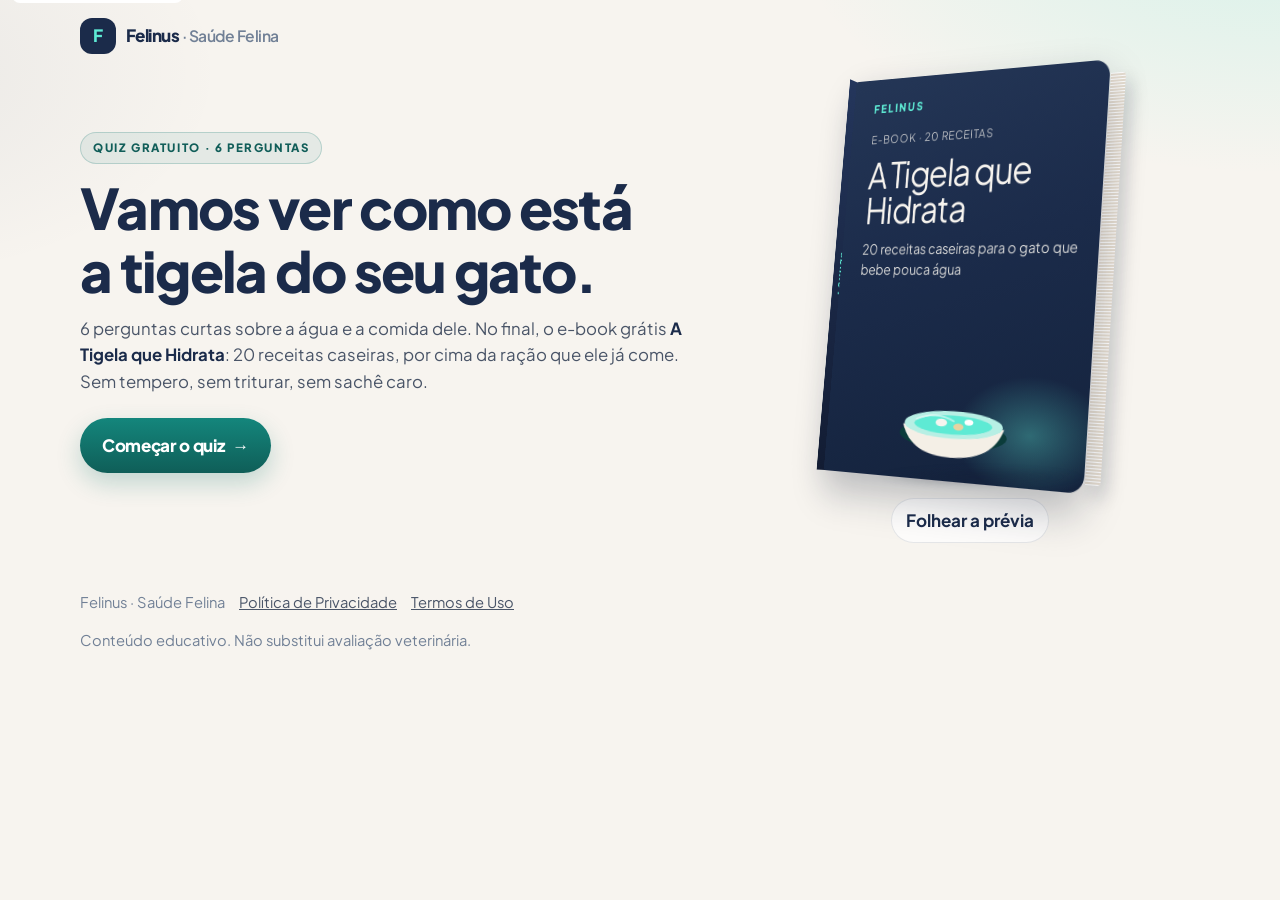
<file: quiz.html>
<!DOCTYPE html>
<html lang="pt-BR">
<head>
  <meta charset="utf-8">
  <meta name="viewport" content="width=device-width, initial-scale=1">
  <meta name="theme-color" content="#1B2B4A">
  <title>Quiz · A Tigela que Hidrata | Felinus</title>
  <meta name="description" content="6 perguntas sobre a água e a comida do seu gato. No final, o e-book grátis A Tigela que Hidrata, com 20 receitas caseiras.">
  <link rel="icon" href="favicon.svg" type="image/svg+xml">
  <link rel="preload" href="fonts/plus-jakarta-sans.woff2" as="font" type="font/woff2" crossorigin>
  <link rel="stylesheet" href="css/styles.css">
  <script>document.documentElement.classList.add("js");</script>
  <!--
    Meta Pixel — placeholder. Descomente e troque PIXEL_ID antes de publicar.
    O id também está em js/shared.js (FELINUS_CONFIG.PIXEL_ID).
    Eventos já ligados no JavaScript, quando fbq existir:
    - Lead: no envio do formulário (submitLead)
    - ViewContent + InitiateCheckout: no clique do tripwire
  <script>
    !function(f,b,e,v,n,t,s){if(f.fbq)return;n=f.fbq=function(){n.callMethod?
    n.callMethod.apply(n,arguments):n.queue.push(arguments)};if(!f._fbq)f._fbq=n;
    n.push=n;n.loaded=!0;n.version='2.0';n.queue=[];t=b.createElement(e);t.async=!0;
    t.src=v;s=b.getElementsByTagName(e)[0];s.parentNode.insertBefore(t,s)}(window,
    document,'script','https://connect.facebook.net/en_US/fbevents.js');
    fbq('init', 'PIXEL_ID');
    fbq('track', 'PageView');
  </script>
  <noscript><img height="1" width="1" style="display:none" alt=""
    src="https://www.facebook.com/tr?id=PIXEL_ID&ev=PageView&noscript=1"></noscript>
  -->
</head>
<body>
  <a class="skip" href="#quiz-app">Ir para o conteúdo</a>
  <header class="wrap topbar">
    <p class="brand">
      <span class="brand-mark" aria-hidden="true">F</span>
      <span>Felinus <span class="brand-quiet">· Saúde Felina</span></span>
    </p>
  </header>
  <main id="quiz-app" class="wrap quiz-shell">
    <div class="progress" id="quiz-progress" hidden>
      <div class="progress-top"><span id="progress-label">Pergunta 1 de 6</span></div>
      <div class="progress-track" id="progress-bar" role="progressbar" aria-valuemin="1" aria-valuemax="6" aria-valuenow="1" aria-label="Progresso do quiz">
        <span class="progress-fill" id="progress-fill"></span>
      </div>
    </div>

    <section id="quiz-intro" class="hero-grid">
      <div>
        <p class="kicker">Quiz gratuito · 6 perguntas</p>
        <h1>Vamos ver como está a tigela do seu gato.</h1>
        <p class="lede">6 perguntas curtas sobre a água e a comida dele. No final, o e-book grátis <strong>A Tigela que Hidrata</strong>: 20 receitas caseiras, por cima da ração que ele já come. Sem tempero, sem triturar, sem sachê caro.</p>
        <button type="button" class="btn btn-primary btn-inline" id="quiz-start">Começar o quiz <span aria-hidden="true">→</span></button>
      </div>
      <div class="hero-visual" data-book-preview>
        <div class="book-wrap">
        <div class="book-scene">
          <div class="book" aria-hidden="true">
            <div class="book-spine"><span>Felinus</span></div>
            <div class="book-pages"></div>
            <div class="book-board">
              <div class="book-face cover-face is-on" data-label="Capa">
                <p class="cover-brand">Felinus</p>
                <p class="cover-kicker">E-book · 20 receitas</p>
                <p class="cover-title">A Tigela que Hidrata</p>
                <p class="cover-sub">20 receitas caseiras para o gato que bebe pouca água</p>
                <svg class="bowl-svg" viewBox="0 0 200 110" aria-hidden="true">
                  <ellipse cx="100" cy="78" rx="74" ry="18" fill="#0b3c3a"/>
                  <path d="M30 68c10 26 34 36 70 36s60-10 70-36" fill="#f4efe6"/>
                  <ellipse cx="100" cy="66" rx="68" ry="16" fill="#b7efe4"/>
                  <ellipse cx="100" cy="66" rx="54" ry="11" fill="#5eead4"/>
                  <ellipse cx="84" cy="64" rx="8" ry="4.5" fill="#f7f4ef"/>
                  <ellipse cx="108" cy="68" rx="7" ry="4" fill="#e7d3a1"/>
                  <ellipse cx="122" cy="62" rx="6" ry="3.5" fill="#fff"/>
                  <path d="M48 62c18-8 36-8 54 0" stroke="#fff" stroke-opacity=".55" stroke-width="2" fill="none"/>
                </svg>
              </div>
              <div class="book-face paper" data-label="Regras de ouro">
                <p class="face-kicker">Antes da primeira receita</p>
                <p class="face-title">As 6 regras de ouro</p>
                <p>Zero tempero. Zero sal. Tudo cozido. Comece com 1 colher de chá.</p>
              </div>
              <div class="book-face paper" data-label="Receita 1">
                <p class="face-kicker">Receita 1 · fácil</p>
                <p class="face-title">Caldo Dourado de Coxa de Frango</p>
                <p>A água do cozimento fica. Morna, por cima da ração.</p>
              </div>
              <div class="book-face paper" data-label="Dia 1">
                <p class="face-kicker">Plano de 7 dias</p>
                <p class="face-title">Uma colher. Uma refeição.</p>
                <p>No dia 1, ofereça 1 colher de chá e observe.</p>
              </div>
            </div>
          </div>
        </div>
        </div>
        <button type="button" class="book-next" aria-label="Folhear a prévia do e-book. Agora: Capa">Folhear a prévia</button>
      </div>
      <noscript>
        <p>O quiz precisa de JavaScript. O mesmo e-book está na <a href="captura.html">página de captura</a>.</p>
      </noscript>
    </section>

    <section id="quiz-questions" hidden></section>

    <section id="quiz-result" hidden>
      <div id="result-copy"></div>
      <ul class="chips" id="result-chips" aria-label="O que você contou"></ul>
      <form id="quiz-form" class="form-card" novalidate>
        <input type="hidden" name="pagina" value="quiz">
        <input type="hidden" name="q_agua" value="">
        <input type="hidden" name="q_racao" value="">
        <input type="hidden" name="q_seletivo" value="">
        <input type="hidden" name="q_idade" value="">
        <input type="hidden" name="q_casa" value="">
        <input type="hidden" name="q_tempo" value="">
        <label class="field">
          <span>Seu primeiro nome</span>
          <input name="nome" type="text" autocomplete="given-name" maxlength="80" placeholder="Como podemos te chamar?" required>
        </label>
        <p class="field-error" id="quiz-err-nome" data-error-for="nome" hidden></p>
        <label class="field">
          <span>Seu melhor e-mail</span>
          <input name="email" type="email" autocomplete="email" inputmode="email" maxlength="120" placeholder="voce@email.com" required>
        </label>
        <p class="field-error" id="quiz-err-email" data-error-for="email" hidden></p>
        <label class="field">
          <span>Nome do seu gato</span>
          <input name="nomeGato" type="text" maxlength="40" placeholder="Opcional" autocomplete="off">
        </label>
        <label class="consent">
          <input name="consent" type="checkbox" value="sim">
          <span>Aceito receber o e-book e conteúdos do Felinus por e-mail. <a href="https://saudefelina.org/privacidade" target="_blank" rel="noopener noreferrer">Política de Privacidade</a></span>
        </label>
        <p class="field-error" id="quiz-err-consent" data-error-for="consent" hidden></p>
        <button class="btn btn-primary" type="submit">Quero as 20 receitas grátis <span aria-hidden="true">→</span></button>
        <p class="micro">Enviamos o e-book para o seu e-mail na hora. Sem spam. Você pode sair da lista com 1 clique.</p>
      </form>
    </section>
  </main>
  <footer class="wrap footer">
    <nav aria-label="Institucional">
      <span>Felinus · Saúde Felina</span>
      <a href="https://saudefelina.org/privacidade" target="_blank" rel="noopener noreferrer">Política de Privacidade</a>
      <a href="https://saudefelina.org/termos" target="_blank" rel="noopener noreferrer">Termos de Uso</a>
    </nav>
    <p>Conteúdo educativo. Não substitui avaliação veterinária.</p>
  </footer>
  <script src="js/shared.js" defer></script>
  <script src="js/quiz.js" defer></script>
</body>
</html>
</file>
<file: css/styles.css>
/* Felinus / Saúde Felina
   Tokens lidos de saudefelina.org em 02/10/2026:
   navy #1B2B4A, paper #F7F4EF, teal #0F766E, mint #5EEAD4.
   Fonte: Plus Jakarta Sans, a mesma do site. */

@font-face {
  font-family: "Plus Jakarta Sans";
  font-style: normal;
  font-weight: 400 800;
  font-display: swap;
  src: url("../fonts/plus-jakarta-sans.woff2") format("woff2");
}

:root {
  --navy: #1b2b4a;
  --navy-deep: #121c33;
  --paper: #f7f4ef;
  --paper-2: #efeae4;
  --card: rgba(255, 255, 255, 0.78);
  --ink: #1b2b4a;
  --ink-soft: #4a5568;
  --muted: #718096;
  --teal: #0f766e;
  --teal-deep: #115e59;
  --mint: #5eead4;
  --line: rgba(27, 43, 74, 0.1);
  --danger: #9f2c3a;
  --shadow: 0 1px 2px rgba(27, 43, 74, 0.04), 0 16px 40px rgba(27, 43, 74, 0.08);
  --radius: 28px;
  --ease: cubic-bezier(0.23, 1, 0.32, 1);
  --max: 1120px;
  --font: "Plus Jakarta Sans", "Segoe UI", sans-serif;
}

*,
*::before,
*::after { box-sizing: border-box; }

html { scroll-behavior: smooth; color-scheme: light; }

body {
  margin: 0;
  min-height: 100vh;
  color: var(--ink);
  font-family: var(--font);
  font-size: 17px;
  line-height: 1.6;
  background:
    radial-gradient(900px 480px at 100% -10%, rgba(94, 234, 212, 0.22), transparent 55%),
    radial-gradient(700px 420px at -10% 8%, rgba(27, 43, 74, 0.06), transparent 50%),
    var(--paper);
}

body.has-sticky { padding-bottom: 84px; }

img, svg { max-width: 100%; }

button, input { font: inherit; color: inherit; }

a { color: var(--teal-deep); }

:focus-visible {
  outline: 3px solid var(--teal);
  outline-offset: 3px;
}

::selection { background: var(--teal); color: #fff; }

.skip {
  position: absolute;
  left: 12px;
  top: -40px;
  z-index: 20;
  background: #fff;
  color: var(--navy);
  padding: 8px 12px;
  border-radius: 8px;
}

.skip:focus { top: 12px; }

html:not(.v-b) [data-version="b"] { display: none !important; }
html.v-b [data-version="a"] { display: none !important; }

.wrap {
  width: min(var(--max), calc(100% - 32px));
  margin-inline: auto;
}

.topbar {
  display: flex;
  align-items: center;
  justify-content: space-between;
  gap: 12px;
  padding: 18px 0 8px;
}

.brand {
  display: inline-flex;
  align-items: center;
  gap: 10px;
  margin: 0;
  color: var(--navy);
  font-weight: 800;
  letter-spacing: -0.03em;
  text-decoration: none;
}

.brand-mark {
  display: grid;
  place-items: center;
  width: 36px;
  height: 36px;
  border-radius: 12px;
  background: var(--navy);
  color: var(--mint);
  font-weight: 800;
}

.brand-quiet {
  color: var(--muted);
  font-weight: 600;
  font-size: 0.92em;
}

.kicker {
  display: inline-flex;
  align-items: center;
  gap: 8px;
  margin: 0 0 12px;
  padding: 6px 12px;
  border: 1px solid rgba(15, 118, 110, 0.22);
  border-radius: 999px;
  background: rgba(15, 118, 110, 0.08);
  color: var(--teal-deep);
  font-size: 11.5px;
  font-weight: 800;
  letter-spacing: 0.14em;
  text-transform: uppercase;
}

h1, h2, h3 {
  font-weight: 800;
  letter-spacing: -0.03em;
  line-height: 1.12;
  text-wrap: balance;
}

h1 {
  margin: 0 0 14px;
  font-size: clamp(1.9rem, 7.2vw, 3.5rem);
  color: var(--navy);
}

h2 {
  margin: 0 0 12px;
  font-size: clamp(1.55rem, 4.4vw, 2.35rem);
}

h3 { margin: 0 0 8px; font-size: 1.15rem; }

p { text-wrap: pretty; }

.lede {
  margin: 0 0 22px;
  max-width: 38rem;
  color: var(--ink-soft);
  font-size: 1.05rem;
}

.lede strong { color: var(--navy); }

.btn {
  display: inline-flex;
  align-items: center;
  justify-content: center;
  gap: 8px;
  min-height: 52px;
  padding: 14px 22px;
  border: 0;
  border-radius: 999px;
  text-decoration: none;
  font-weight: 800;
  letter-spacing: -0.02em;
  cursor: pointer;
  transition: transform 180ms var(--ease), box-shadow 180ms var(--ease), background 180ms var(--ease);
}

.btn-primary {
  width: 100%;
  color: #fff;
  background: linear-gradient(180deg, #14867c 0%, #0f5e58 100%);
  box-shadow: 0 10px 24px rgba(15, 118, 110, 0.24);
}

.btn-primary:hover { transform: translateY(-1px); box-shadow: 0 14px 28px rgba(15, 118, 110, 0.28); }
.btn-primary:active { transform: translateY(0) scale(0.99); }
.btn-primary:disabled { opacity: 0.7; cursor: progress; transform: none; }

.btn-ghost {
  background: transparent;
  color: var(--ink-soft);
  border: 1px solid var(--line);
}

.btn-ghost:hover { background: rgba(255, 255, 255, 0.7); }

.btn-inline { width: 100%; }

.marker {
  display: block;
  margin: 10px 0 0;
  padding: 8px 10px;
  border: 1px solid #e7d7a8;
  border-radius: 12px;
  background: #fbf6e8;
  color: #6b5420;
  font-size: 12.5px;
  font-weight: 650;
  line-height: 1.45;
  letter-spacing: 0;
}

.placeholder-chip {
  display: inline-block;
  margin-top: 8px;
  padding: 3px 8px;
  border-radius: 999px;
  background: #fff4d6;
  color: #7a5b12;
  font-family: ui-monospace, SFMono-Regular, Menlo, Consolas, monospace;
  font-size: 12px;
  font-weight: 700;
}

.link-row { display: flex; flex-direction: column; align-items: flex-start; gap: 2px; }

.link-quiet {
  color: var(--teal-deep);
  font-weight: 700;
  text-underline-offset: 3px;
}

.form-card {
  position: relative;
  padding: 18px 16px 16px;
  border: 1px solid rgba(255, 255, 255, 0.85);
  border-radius: 24px;
  background: var(--card);
  box-shadow: var(--shadow);
  backdrop-filter: blur(16px);
}

.field { display: block; margin-bottom: 12px; }

.field span,
.consent span {
  display: block;
  margin-bottom: 6px;
  font-size: 0.92rem;
  font-weight: 700;
  color: var(--navy);
}

.field input {
  width: 100%;
  height: 52px;
  padding: 0 14px;
  border: 1px solid rgba(27, 43, 74, 0.14);
  border-radius: 14px;
  background: #fff;
}

.field input:focus {
  border-color: var(--teal);
  box-shadow: 0 0 0 4px rgba(15, 118, 110, 0.14);
  outline: none;
}

.field-error {
  margin: -4px 0 10px;
  color: var(--danger);
  font-size: 0.92rem;
  font-weight: 700;
}

.consent {
  display: flex;
  gap: 10px;
  align-items: flex-start;
  margin: 4px 0 14px;
  font-size: 0.92rem;
  color: var(--ink-soft);
}

.consent input {
  width: 22px;
  height: 22px;
  margin-top: 2px;
  accent-color: var(--teal-deep);
  flex: none;
}

.consent span { font-weight: 500; color: var(--ink-soft); }

.micro {
  margin: 10px 0 0;
  color: var(--muted);
  font-size: 0.86rem;
}

.form-card.is-shaking { animation: shake 0.42s var(--ease); }

.hero { position: relative; padding: 8px 0 28px; }

.hero-grid { position: relative; z-index: 1; }

.hero-visual { position: relative; margin-top: 28px; }

.blob {
  position: absolute;
  z-index: 0;
  border-radius: 50%;
  pointer-events: none;
  filter: blur(2px);
}

.blob-a {
  width: 180px;
  height: 180px;
  right: 0;
  top: 20px;
  background: rgba(94, 234, 212, 0.35);
}

.blob-b {
  width: 120px;
  height: 120px;
  left: 0;
  bottom: 40px;
  background: rgba(27, 43, 74, 0.06);
}

.book-wrap { position: relative; animation: floaty 7s ease-in-out infinite; }

.book-scene {
  position: relative;
  width: min(260px, 78vw);
  height: 360px;
  margin: 8px auto 0;
  perspective: 1400px;
}

.book {
  position: relative;
  width: 100%;
  height: 100%;
  transform-style: preserve-3d;
  transform: rotateY(-16deg) rotateX(6deg);
  transition: transform 280ms var(--ease);
}

.book-spine {
  position: absolute;
  left: 0;
  top: 0;
  bottom: 0;
  width: 28px;
  transform-origin: left center;
  transform: rotateY(-90deg);
  background: linear-gradient(180deg, #24365c, #121c33);
  border-radius: 4px 0 0 4px;
}

.book-spine span {
  position: absolute;
  left: 50%;
  top: 50%;
  transform: translate(-50%, -50%) rotate(180deg);
  writing-mode: vertical-rl;
  color: var(--mint);
  font-size: 11px;
  font-weight: 800;
  letter-spacing: 0.08em;
  white-space: nowrap;
}

.book-pages {
  position: absolute;
  right: -8px;
  top: 8px;
  bottom: 8px;
  width: 16px;
  border-radius: 0 4px 4px 0;
  background: repeating-linear-gradient(#fff 0 1px, #e6ddd0 1px 3px);
  transform: translateZ(-2px);
  box-shadow: 6px 10px 18px rgba(18, 28, 51, 0.18);
}

.book-board {
  position: absolute;
  inset: 0;
  transform: translateZ(16px);
  border-radius: 3px 16px 16px 3px;
  overflow: hidden;
  box-shadow:
    0 18px 40px rgba(18, 28, 51, 0.28),
    inset 0 0 0 1px rgba(255, 255, 255, 0.08);
}

.book-face {
  position: absolute;
  inset: 0;
  padding: 22px 20px 18px 26px;
  opacity: 0;
  transition: opacity 320ms var(--ease);
}

.book-face.is-on { opacity: 1; }

.cover-face {
  display: flex;
  flex-direction: column;
  background:
    radial-gradient(120px 80px at 80% 88%, rgba(94, 234, 212, 0.35), transparent 70%),
    linear-gradient(165deg, #243656 0%, #1b2b4a 46%, #14233d 100%);
  color: #f7f4ef;
}

.cover-brand {
  margin: 0;
  color: var(--mint);
  font-size: 12px;
  font-weight: 800;
  letter-spacing: 0.16em;
  text-transform: uppercase;
}

.cover-kicker {
  margin: 14px 0 0;
  font-size: 12px;
  letter-spacing: 0.08em;
  text-transform: uppercase;
  color: rgba(247, 244, 239, 0.72);
}

.cover-title {
  margin: 10px 0 0;
  font-size: 2rem;
  line-height: 0.98;
  letter-spacing: -0.04em;
}

.cover-sub {
  margin: 12px 0 0;
  color: rgba(247, 244, 239, 0.86);
  font-size: 0.92rem;
  line-height: 1.4;
}

.bowl-svg { margin-top: auto; width: 100%; height: 92px; }

.paper {
  background:
    linear-gradient(180deg, rgba(255, 255, 255, 0.4), transparent 28%),
    #fbf7f1;
  color: var(--navy);
}

.face-kicker {
  margin: 0 0 8px;
  color: var(--teal-deep);
  font-size: 12px;
  font-weight: 800;
  letter-spacing: 0.08em;
  text-transform: uppercase;
}

.face-title {
  margin: 0 0 10px;
  font-size: 1.45rem;
  line-height: 1.15;
}

.paper p:last-child { margin-bottom: 0; color: var(--ink-soft); }

.book-next {
  display: block;
  margin: 18px auto 0;
  min-height: 44px;
  padding: 8px 14px;
  border: 1px solid var(--line);
  border-radius: 999px;
  background: rgba(255, 255, 255, 0.72);
  color: var(--navy);
  font-weight: 700;
  cursor: pointer;
}

.book-scene::after {
  content: "";
  position: absolute;
  left: 18%;
  right: 12%;
  bottom: -8px;
  height: 22px;
  background: radial-gradient(ellipse, rgba(18, 28, 51, 0.28), transparent 70%);
  filter: blur(2px);
  pointer-events: none;
}

.loss-list .plain-item { position: relative; padding-left: 42px; }
.loss-list .plain-item::before {
  content: "×";
  position: absolute;
  left: 16px;
  top: 14px;
  color: var(--danger);
  font-weight: 800;
}

.float-chip {
  display: none;
  position: absolute;
  z-index: 2;
  padding: 8px 12px;
  border-radius: 999px;
  background: rgba(255, 255, 255, 0.8);
  border: 1px solid rgba(255, 255, 255, 0.9);
  box-shadow: var(--shadow);
  color: var(--navy);
  font-size: 13px;
  font-weight: 800;
  backdrop-filter: blur(10px);
  animation: floaty 6s ease-in-out infinite;
}

.chip-a { left: 0; top: 18px; animation-delay: -1.2s; }
.chip-b { right: 0; top: 46%; animation-delay: -2.4s; }
.chip-c { left: 8%; bottom: 36px; animation-delay: -3s; }

.section { padding: 28px 0; }

.section-intro {
  margin: 0 0 18px;
  color: var(--ink-soft);
}

.pain-list, .check-list, .plain-list {
  display: grid;
  gap: 12px;
  margin: 0;
  padding: 0;
  list-style: none;
}

.pain-item, .check-item, .plain-item {
  padding: 16px 16px 16px 18px;
  border: 1px solid var(--line);
  border-radius: 20px;
  background: rgba(255, 255, 255, 0.66);
}

.pain-item { display: grid; grid-template-columns: auto 1fr; gap: 12px; align-items: start; }
.pain-ico { font-size: 1.3rem; line-height: 1.4; }

.check-item { position: relative; padding-left: 46px; }
.check-item::before {
  content: "✓";
  position: absolute;
  left: 14px;
  top: 16px;
  color: var(--teal-deep);
  font-weight: 800;
}

.quotes { display: grid; gap: 14px; }

.quote {
  margin: 0;
  padding: 18px;
  border-radius: 22px;
  background: #fff;
  border: 1px solid var(--line);
  box-shadow: 0 8px 24px rgba(27, 43, 74, 0.04);
}

.quote p { margin: 0 0 12px; }

.quote footer { color: var(--ink-soft); font-size: 0.92rem; font-weight: 700; }

.proof-line {
  display: flex;
  flex-wrap: wrap;
  gap: 8px 14px;
  margin: 0 0 14px;
  color: var(--navy);
  font-weight: 800;
}

.about {
  padding: 8px 0 12px;
  color: var(--ink-soft);
}

.faq-list { display: grid; gap: 10px; }

.faq-item {
  border: 1px solid var(--line);
  border-radius: 18px;
  background: rgba(255, 255, 255, 0.7);
  overflow: hidden;
}

.faq-q {
  width: 100%;
  display: flex;
  justify-content: space-between;
  gap: 12px;
  padding: 16px;
  border: 0;
  background: transparent;
  text-align: left;
  font-weight: 800;
  cursor: pointer;
}

.faq-q span[aria-hidden] {
  color: var(--teal);
  transition: transform 200ms var(--ease);
}

.faq-item.is-open .faq-q span[aria-hidden] { transform: rotate(45deg); }

.faq-a { margin: 0; padding: 0 16px 16px; color: var(--ink-soft); }

.band {
  margin: 10px 0 28px;
  padding: 28px 20px;
  border-radius: 28px;
  background:
    radial-gradient(400px 160px at 100% 0%, rgba(94, 234, 212, 0.2), transparent 60%),
    var(--navy);
  color: #f7f4ef;
}

.band h2 { color: #f7f4ef; }
.band .btn-primary { background: linear-gradient(180deg, #2dd4bf, #0f766e); color: #082f2c; }

.variants, .review-note {
  margin: 8px 0 24px;
  padding: 16px;
  border-radius: 20px;
  background: rgba(255, 255, 255, 0.45);
  border: 1px dashed rgba(122, 91, 18, 0.35);
}

.variants h2, .review-note h2 { font-size: 1.15rem; }

.footer {
  padding: 12px 0 32px;
  color: var(--muted);
  font-size: 0.92rem;
}

.footer nav { display: flex; flex-wrap: wrap; gap: 8px 14px; margin-bottom: 8px; }

.footer a { color: var(--ink-soft); }

.sticky-cta {
  position: fixed;
  left: 0;
  right: 0;
  bottom: 0;
  z-index: 15;
  padding: 10px 16px calc(10px + env(safe-area-inset-bottom));
  background: rgba(247, 244, 239, 0.92);
  border-top: 1px solid var(--line);
  backdrop-filter: blur(12px);
}

.sticky-cta .btn { width: 100%; }

/* Quiz */
.quiz-shell { padding-bottom: 36px; }

.quiz-panel h2 { font-size: clamp(1.45rem, 5vw, 2rem); }

.quiz-kicker, .quiz-hint { color: var(--muted); }

.progress { margin: 8px 0 16px; }

.progress-top {
  display: flex;
  justify-content: space-between;
  margin-bottom: 8px;
  color: var(--teal-deep);
  font-size: 0.86rem;
  font-weight: 800;
}

.progress-track {
  height: 8px;
  border-radius: 99px;
  background: rgba(27, 43, 74, 0.08);
  overflow: hidden;
}

.progress-fill {
  display: block;
  height: 100%;
  width: 0;
  border-radius: inherit;
  background: linear-gradient(90deg, #14b8a6, #0f766e);
  transition: width 420ms var(--ease);
}

.options { display: grid; gap: 10px; margin: 16px 0; }

.option {
  display: flex;
  gap: 12px;
  align-items: flex-start;
  padding: 14px;
  border: 1px solid var(--line);
  border-radius: 18px;
  background: rgba(255, 255, 255, 0.8);
  cursor: pointer;
  transition: border-color 160ms var(--ease), transform 160ms var(--ease), background 160ms var(--ease);
}

.option input { width: 20px; height: 20px; margin-top: 2px; accent-color: var(--teal-deep); flex: none; }
.option-label { display: block; font-weight: 800; color: var(--navy); }
.option-detail { display: block; color: var(--ink-soft); font-size: 0.92rem; }
.option:hover { transform: translateY(-1px); }
.option:has(input:checked) {
  border-color: var(--teal);
  background: rgba(15, 118, 110, 0.08);
  box-shadow: 0 8px 20px rgba(15, 118, 110, 0.08);
}
.option:has(input:focus-visible) { outline: 3px solid var(--teal); outline-offset: 2px; }

.quiz-nav { display: grid; gap: 10px; }
.quiz-nav .btn-ghost { order: 2; }
.quiz-nav .btn-primary { order: 1; }

.result-offer { color: var(--navy); font-weight: 650; }

.chips {
  display: flex;
  flex-wrap: wrap;
  gap: 8px;
  margin: 0 0 16px;
  padding: 0;
  list-style: none;
}

.chips li {
  padding: 6px 10px;
  border-radius: 999px;
  background: rgba(15, 118, 110, 0.1);
  color: var(--teal-deep);
  font-size: 0.82rem;
  font-weight: 800;
}

/* Obrigado */
.steps {
  display: grid;
  gap: 8px;
  margin: 8px 0 18px;
  padding: 0;
  list-style: none;
}

.steps li {
  display: flex;
  gap: 8px;
  align-items: flex-start;
  padding: 10px 12px;
  border-radius: 14px;
  background: rgba(255, 255, 255, 0.7);
  border: 1px solid var(--line);
  font-weight: 700;
  font-size: 0.92rem;
}

.steps .is-done { color: var(--teal-deep); }
.steps .is-now {
  background: var(--navy);
  color: #f7f4ef;
  border-color: transparent;
}

.confirm h1 { font-size: clamp(1.7rem, 6vw, 2.6rem); }

.clock {
  display: grid;
  grid-template-columns: repeat(3, 1fr);
  gap: 8px;
  margin: 12px 0;
}

.clock span {
  display: grid;
  justify-items: center;
  padding: 12px 4px;
  border-radius: 16px;
  background: #fff;
  border: 1px solid var(--line);
}

.clock b {
  font-size: clamp(1.8rem, 7vw, 2.6rem);
  font-variant-numeric: tabular-nums;
  letter-spacing: -0.04em;
  line-height: 1;
}

.clock small {
  color: var(--muted);
  font-size: 0.75rem;
  font-weight: 700;
  letter-spacing: 0.08em;
  text-transform: uppercase;
}

.video-frame {
  display: grid;
  place-items: center;
  min-height: 180px;
  padding: 20px;
  border-radius: 22px;
  background:
    linear-gradient(180deg, rgba(27, 43, 74, 0.04), rgba(27, 43, 74, 0.12)),
    #fff;
  border: 1px solid var(--line);
  text-align: center;
}

.compare, .cost-table {
  width: 100%;
  border-collapse: collapse;
  overflow: hidden;
  border-radius: 18px;
  background: #fff;
}

.compare th, .compare td, .cost-table th, .cost-table td {
  padding: 12px;
  border-bottom: 1px solid var(--line);
  text-align: left;
  vertical-align: top;
  font-size: 0.92rem;
}

.compare th, .cost-table th { background: rgba(15, 118, 110, 0.08); }

.table-scroll { overflow-x: auto; border-radius: 18px; border: 1px solid var(--line); }

.offer-card {
  margin-top: 8px;
  padding: 22px 18px;
  border-radius: 28px;
  background: #fff;
  border: 1px solid rgba(15, 118, 110, 0.16);
  box-shadow: var(--shadow);
  text-align: center;
}

.offer-card .plain-list { text-align: left; margin: 14px 0; }
.offer-card .btn { margin-top: 8px; }

.price {
  display: flex;
  justify-content: center;
  align-items: baseline;
  gap: 10px;
  margin: 8px 0;
  flex-wrap: wrap;
}

.price s {
  color: var(--muted);
  font-size: 1.2rem;
  text-decoration-color: #d94452;
  text-decoration-thickness: 2px;
}

.price strong {
  color: var(--teal-deep);
  font-size: clamp(2.6rem, 10vw, 4rem);
  letter-spacing: -0.05em;
  line-height: 0.9;
}

.decline { text-align: center; margin: 18px 0; }
.decline a { color: var(--muted); font-weight: 700; }

.guarantee {
  margin: 14px 0 0;
  padding: 14px;
  border-radius: 16px;
  background: rgba(15, 118, 110, 0.06);
  text-align: left;
}

.loss-list li::marker { color: var(--danger); }

/* Hub */
.hub-grid { display: grid; gap: 12px; }

.hub-card {
  display: block;
  padding: 18px;
  border-radius: 22px;
  background: rgba(255, 255, 255, 0.78);
  border: 1px solid var(--line);
  text-decoration: none;
  color: inherit;
  box-shadow: 0 8px 20px rgba(27, 43, 74, 0.04);
  transition: transform 180ms var(--ease);
}

.hub-card:hover { transform: translateY(-2px); }
.hub-card strong { display: block; margin-bottom: 4px; font-size: 1.15rem; }
.hub-card span { color: var(--ink-soft); }

.checklist { margin: 0; padding-left: 0; list-style: none; display: grid; gap: 8px; }

.live-notice {
  position: fixed;
  left: 16px;
  right: 16px;
  bottom: 16px;
  z-index: 30;
  padding: 12px 14px;
  border-radius: 14px;
  background: var(--navy);
  color: #fff;
  opacity: 0;
  transform: translateY(8px);
  pointer-events: none;
  transition: opacity 200ms var(--ease), transform 200ms var(--ease);
}

.live-notice.is-on { opacity: 1; transform: none; }

html.js .reveal:not(.is-in) {
  opacity: 0;
  transform: translateY(18px);
}

html.js .reveal { transition: opacity 700ms var(--ease), transform 700ms var(--ease); }
.reveal.is-in { opacity: 1; transform: none; }

@keyframes floaty {
  0%, 100% { transform: translateY(0); }
  50% { transform: translateY(-10px); }
}

@keyframes shake {
  0%, 100% { transform: translateX(0); }
  25% { transform: translateX(-4px); }
  75% { transform: translateX(4px); }
}

@keyframes rise {
  from { opacity: 0; transform: translateY(10px); }
  to { opacity: 1; transform: none; }
}

.quiz-panel { animation: rise 0.45s var(--ease) both; }

@media (max-width: 719px) {
  .topbar { padding-top: 10px; }
  h1 { font-size: 1.72rem; margin-bottom: 8px; }
  .lede { margin-bottom: 12px; font-size: 1rem; }
  .field { margin-bottom: 8px; }
  .field input { height: 48px; }
  .form-card { padding: 14px 14px 12px; }
  .book-scene { width: 220px; height: 308px; }
  .cover-title { font-size: 1.45rem; }
  .cover-sub { font-size: 0.8rem; }
  .bowl-svg { height: 72px; }
}

@media (min-width: 720px) {
  .pain-list { grid-template-columns: 1fr 1fr; }
  .pain-list .pain-item:last-child { grid-column: 1 / -1; }
  .quotes { grid-template-columns: 1fr 1fr 1fr; }
  .btn-inline { width: auto; }
  .quiz-nav { grid-template-columns: auto 1fr; }
  .quiz-nav .btn-ghost, .quiz-nav .btn-primary { order: initial; }
  .steps { grid-template-columns: repeat(3, 1fr); }
  .hub-grid { grid-template-columns: 1fr 1fr; }
}

@media (min-width: 960px) {
  .hero-grid {
    display: grid;
    grid-template-columns: minmax(0, 1.15fr) minmax(280px, 0.85fr);
    gap: 36px;
    align-items: center;
  }
  .hero-visual { margin-top: 0; }
  .float-chip { display: block; }
  .book-scene { width: 300px; height: 410px; }
  .book { transform: rotateY(-32deg) rotateX(8deg); }
  .hero h1 { font-size: 2.45rem; }
  .hero .lede { margin-bottom: 14px; }
  .hero .field { margin-bottom: 8px; }
  .hero .field input { height: 48px; }
  .cover-title { font-size: 2.35rem; }
  .check-list { grid-template-columns: 1fr 1fr; }
  .form-card { padding: 22px; }
  .sticky-cta { display: none; }
  body.has-sticky { padding-bottom: 0; }
}

@media (prefers-reduced-motion: reduce) {
  html { scroll-behavior: auto; }
  *, *::before, *::after {
    animation: none !important;
    transition: none !important;
  }
  html.js .reveal:not(.is-in),
  .reveal { opacity: 1; transform: none; }
  .book { transform: rotateY(-18deg) rotateX(4deg); }
}
</file>
